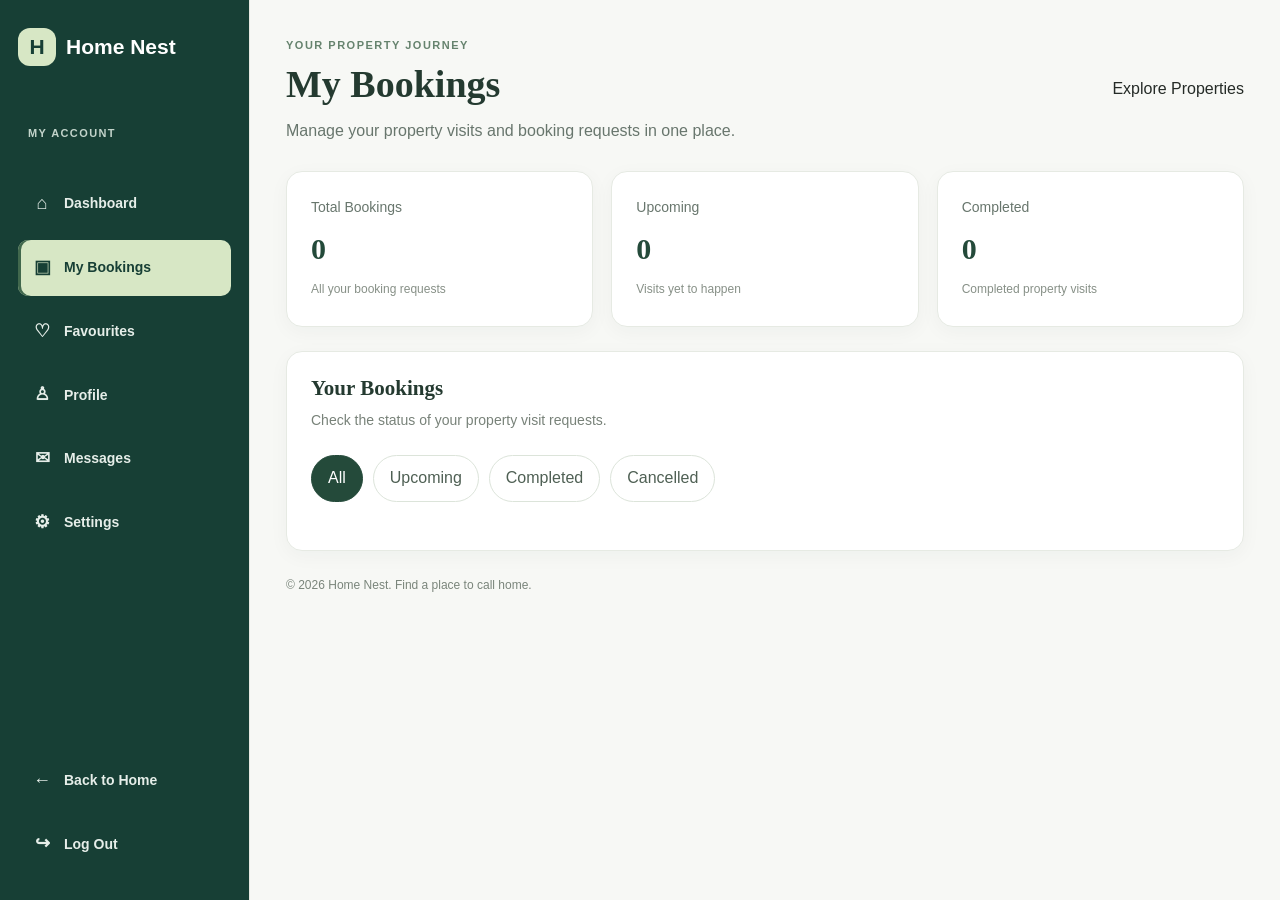
<file: bookings.html>
<!DOCTYPE html>
<html lang="en">
<head>
  <meta charset="UTF-8">
  <meta name="viewport" content="width=device-width, initial-scale=1.0">
  <title>My Bookings | Home Nest</title>
  <link rel="stylesheet" href="style.css">
  <script src="script.js" defer></script>
</head>
<body>

  <div class="account-layout">

    <!-- LEFT SIDEBAR -->
    <aside class="account-sidebar">
      <a href="index.html" class="account-brand">
        <span class="brand-mark">H</span>
        <span>Home Nest</span>
      </a>

      <p class="sidebar-label">MY ACCOUNT</p>

      <nav class="account-nav">
        <a href="dashboard.html" class="account-nav-link">
          <span>⌂</span> Dashboard
        </a>

        <a href="bookings.html" class="account-nav-link active" aria-current="page">
          <span>▣</span> My Bookings
        </a>

        <a href="favourites.html" class="account-nav-link">
          <span>♡</span> Favourites
        </a>

        <a href="profile.html" class="account-nav-link">
          <span>♙</span> Profile
        </a>

        <a href="messages.html" class="account-nav-link">
          <span>✉</span> Messages
        </a>

        <a href="settings.html" class="account-nav-link">
          <span>⚙</span> Settings
        </a>
      </nav>

      <div class="sidebar-bottom">
        <a href="index.html" class="account-nav-link">
          <span>←</span> Back to Home
        </a>

        <a href="login.html" class="account-nav-link">
          <span>↪</span> Log Out
        </a>
      </div>
    </aside>

    <!-- MAIN CONTENT -->
    <main class="account-main">

      <header class="account-page-header">
        <div>
          <p class="account-eyebrow">YOUR PROPERTY JOURNEY</p>
          <h1>My Bookings</h1>
          <p class="account-subtitle">
            Manage your property visits and booking requests in one place.
          </p>
        </div>

        <a href="properties.html" class="btn-signup">Explore Properties</a>
      </header>

      <!-- SUMMARY CARDS -->
      <section class="booking-stats">
        <article class="account-card booking-stat-card">
          <p>Total Bookings</p>
          <h2 id="totalBookings">0</h2>
          <span>All your booking requests</span>
        </article>

        <article class="account-card booking-stat-card">
          <p>Upcoming</p>
          <h2 id="upcomingBookings">0</h2>
          <span>Visits yet to happen</span>
        </article>

        <article class="account-card booking-stat-card">
          <p>Completed</p>
          <h2 id="completedBookings">0</h2>
          <span>Completed property visits</span>
        </article>
      </section>

      <!-- BOOKINGS LIST -->
      <section class="account-card bookings-section">
        <div class="bookings-heading">
          <div>
            <h2>Your Bookings</h2>
            <p>Check the status of your property visit requests.</p>
          </div>
        </div>

        <div class="booking-filter-tabs" role="group" aria-label="Filter bookings">
          <button type="button" class="booking-filter-btn active" data-filter="all">
            All
          </button>
          <button type="button" class="booking-filter-btn" data-filter="upcoming">
            Upcoming
          </button>
          <button type="button" class="booking-filter-btn" data-filter="completed">
            Completed
          </button>
          <button type="button" class="booking-filter-btn" data-filter="cancelled">
            Cancelled
          </button>
        </div>

        <div id="bookingList" class="booking-list">
          <!-- Your existing script.js should render bookings here. -->
        </div>

        <div id="bookingsEmpty" class="bookings-empty" hidden>
          <div class="bookings-empty-icon">⌂</div>
          <h3>No bookings found</h3>
          <p>
            Your property visit requests will appear here when you make a booking.
          </p>
          <a href="properties.html" class="btn-signup">Browse Properties</a>
        </div>
      </section>

      <footer class="account-page-footer">
        <p>© <span id="currentYear"></span> Home Nest. Find a place to call home.</p>
      </footer>

    </main>
  </div>

</body>
</html>
</file>
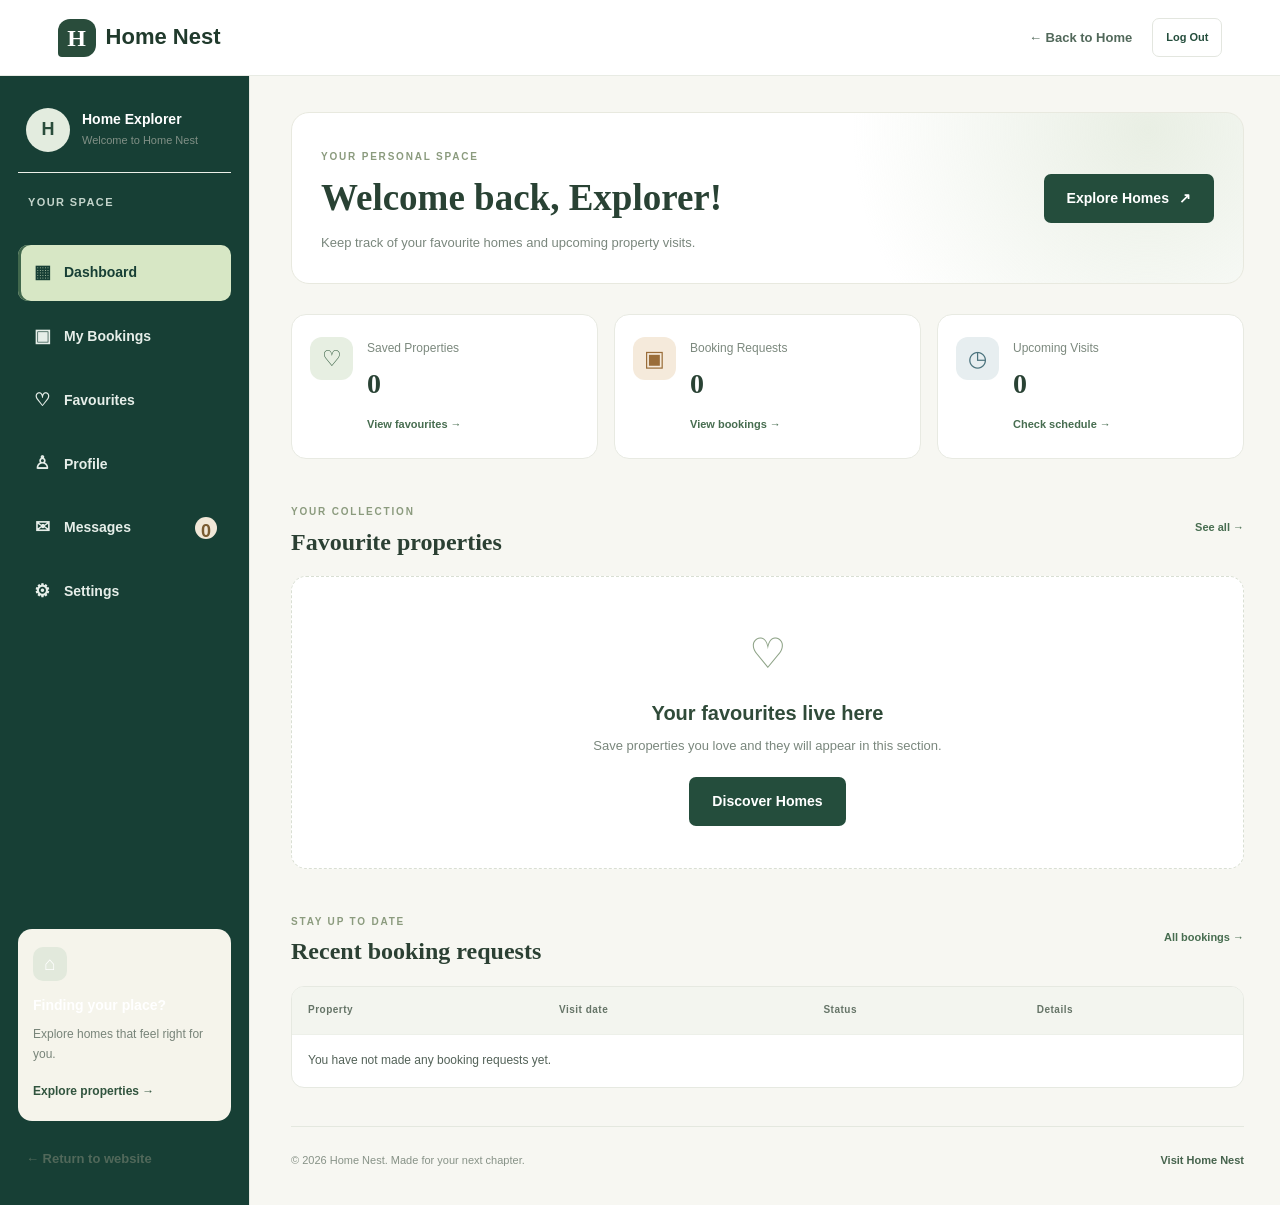
<file: dashboard.html>
<!DOCTYPE html>
<html lang="en">
<head>
  <meta charset="UTF-8">
  <meta name="viewport" content="width=device-width, initial-scale=1.0">
  <meta name="description" content="Your Home Nest property dashboard.">
  <title>Dashboard | Home Nest</title>
  <link rel="stylesheet" href="style.css">
  <script src="script.js" defer></script>
</head>
<body class="account-dashboard-page">

  <header class="dashboard-topbar">
    <a href="index.html" class="logo dashboard-brand">
      <span class="logo-mark">H</span>
      <span>Home Nest</span>
    </a>

    <div class="dashboard-top-actions">
      <a href="index.html" class="dashboard-home-link">← Back to Home</a>
      <button type="button" class="btn btn-outline btn-small" id="logoutButton">
        Log Out
      </button>
    </div>
  </header>

  <div class="dashboard-shell">

    <aside class="account-sidebar" id="accountSidebar">
      <div class="sidebar-user">
        <div class="user-avatar" id="sidebarAvatar">H</div>
        <div>
          <h3 id="sidebarUserName">Home Explorer</h3>
          <p id="sidebarUserEmail">Welcome to Home Nest</p>
        </div>
      </div>

      <p class="sidebar-label">YOUR SPACE</p>

      <nav class="account-nav" aria-label="Account navigation">
        <a href="dashboard.html" class="account-nav-link active">
          <span>▦</span> Dashboard
        </a>
        <a href="bookings.html" class="account-nav-link">
          <span>▣</span> My Bookings
        </a>
        <a href="favourites.html" class="account-nav-link">
          <span>♡</span> Favourites
        </a>
        <a href="profile.html" class="account-nav-link">
          <span>♙</span> Profile
        </a>
        <a href="messages.html" class="account-nav-link">
          <span>✉</span> Messages
          <span class="nav-count" id="sidebarMessageCount">0</span>
        </a>
        <a href="settings.html" class="account-nav-link">
          <span>⚙</span> Settings
        </a>
      </nav>

      <div class="sidebar-help">
        <span class="help-icon">⌂</span>
        <h4>Finding your place?</h4>
        <p>Explore homes that feel right for you.</p>
        <a href="properties.html">Explore properties →</a>
      </div>

      <a href="index.html" class="sidebar-home-link">← Return to website</a>
    </aside>

    <main class="account-main">

      <div class="account-mobile-heading">
        <button type="button" class="mobile-sidebar-toggle" id="accountMenuToggle"
                aria-label="Open account menu" aria-expanded="false">☰</button>
        <span>My Home Nest</span>
      </div>

      <section class="account-welcome reveal">
        <div>
          <p class="eyebrow">YOUR PERSONAL SPACE</p>
          <h1>Welcome back, <span id="dashboardName">Explorer</span>!</h1>
          <p>Keep track of your favourite homes and upcoming property visits.</p>
        </div>
        <a href="properties.html" class="btn btn-primary">Explore Homes <span>↗</span></a>
      </section>

      <section class="account-stats-grid reveal">
        <article class="account-stat-card">
          <div class="stat-icon sage">♡</div>
          <div>
            <p>Saved Properties</p>
            <h2 id="savedCount">0</h2>
            <a href="favourites.html">View favourites →</a>
          </div>
        </article>

        <article class="account-stat-card">
          <div class="stat-icon sand">▣</div>
          <div>
            <p>Booking Requests</p>
            <h2 id="bookingCount">0</h2>
            <a href="bookings.html">View bookings →</a>
          </div>
        </article>

        <article class="account-stat-card">
          <div class="stat-icon blue">◷</div>
          <div>
            <p>Upcoming Visits</p>
            <h2 id="upcomingCount">0</h2>
            <a href="bookings.html">Check schedule →</a>
          </div>
        </article>
      </section>

      <section class="account-section reveal">
        <div class="account-section-heading">
          <div>
            <p class="eyebrow">YOUR COLLECTION</p>
            <h2>Favourite properties</h2>
          </div>
          <a href="favourites.html" class="text-link">See all →</a>
        </div>

        <div class="property-grid account-property-grid" id="savedPropertiesGrid"></div>

        <div class="account-empty-state hidden" id="savedEmpty">
          <div class="empty-icon">♡</div>
          <h3>Your favourites live here</h3>
          <p>Save properties you love and they will appear in this section.</p>
          <a href="properties.html" class="btn btn-primary">Discover Homes</a>
        </div>
      </section>

      <section class="account-section reveal">
        <div class="account-section-heading">
          <div>
            <p class="eyebrow">STAY UP TO DATE</p>
            <h2>Recent booking requests</h2>
          </div>
          <a href="bookings.html" class="text-link">All bookings →</a>
        </div>

        <div class="account-table-wrap">
          <table class="account-table">
            <thead>
              <tr>
                <th>Property</th>
                <th>Visit date</th>
                <th>Status</th>
                <th>Details</th>
              </tr>
            </thead>
            <tbody id="dashboardBookings">
              <tr><td colspan="4">Loading your bookings...</td></tr>
            </tbody>
          </table>
        </div>
      </section>

      <footer class="account-footer">
        <p>© <span id="currentYear"></span> Home Nest. Made for your next chapter.</p>
        <a href="index.html">Visit Home Nest</a>
      </footer>

    </main>
  </div>

</body>
</html>
</file>
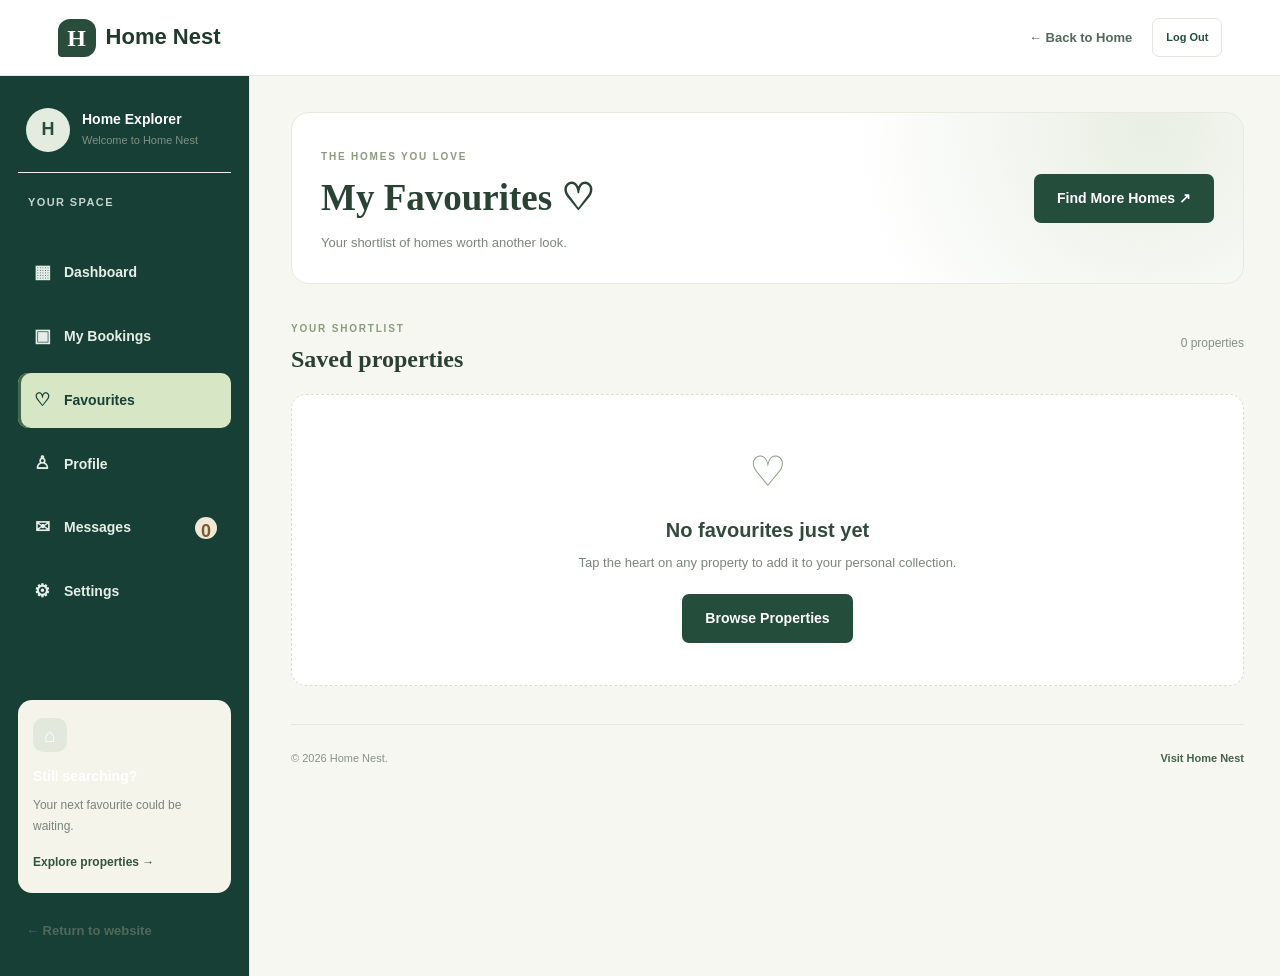
<file: favourites.html>
<!DOCTYPE html>
<html lang="en">
<head>
  <meta charset="UTF-8">
  <meta name="viewport" content="width=device-width, initial-scale=1.0">
  <title>Favourites | Home Nest</title>
  <link rel="stylesheet" href="style.css">
  <script src="script.js" defer></script>
</head>
<body class="account-dashboard-page">

  <header class="dashboard-topbar">
    <a href="dashboard.html" class="logo dashboard-brand">
      <span class="logo-mark">H</span><span>Home Nest</span>
    </a>
    <div class="dashboard-top-actions">
      <a href="index.html" class="dashboard-home-link">← Back to Home</a>
      <button class="btn btn-outline btn-small" id="logoutButton" type="button">Log Out</button>
    </div>
  </header>

  <div class="dashboard-shell">
    <aside class="account-sidebar" id="accountSidebar">
      <div class="sidebar-user">
        <div class="user-avatar" id="sidebarAvatar">H</div>
        <div>
          <h3 id="sidebarUserName">Home Explorer</h3>
          <p id="sidebarUserEmail">Your personal space</p>
        </div>
      </div>
      <p class="sidebar-label">YOUR SPACE</p>
      <nav class="account-nav" aria-label="Account navigation">
        <a href="dashboard.html" class="account-nav-link"><span>▦</span> Dashboard</a>
        <a href="bookings.html" class="account-nav-link"><span>▣</span> My Bookings</a>
        <a href="favourites.html" class="account-nav-link active"><span>♡</span> Favourites</a>
        <a href="profile.html" class="account-nav-link"><span>♙</span> Profile</a>
        <a href="messages.html" class="account-nav-link"><span>✉</span> Messages <span class="nav-count" id="sidebarMessageCount">0</span></a>
        <a href="settings.html" class="account-nav-link"><span>⚙</span> Settings</a>
      </nav>
      <div class="sidebar-help">
        <span class="help-icon">⌂</span>
        <h4>Still searching?</h4>
        <p>Your next favourite could be waiting.</p>
        <a href="properties.html">Explore properties →</a>
      </div>
      <a href="index.html" class="sidebar-home-link">← Return to website</a>
    </aside>

    <main class="account-main">
      <div class="account-mobile-heading">
        <button class="mobile-sidebar-toggle" id="accountMenuToggle" type="button" aria-label="Open account menu">☰</button>
        <span>My Home Nest</span>
      </div>

      <section class="account-welcome reveal">
        <div>
          <p class="eyebrow">THE HOMES YOU LOVE</p>
          <h1>My Favourites <span class="heading-heart">♡</span></h1>
          <p>Your shortlist of homes worth another look.</p>
        </div>
        <a href="properties.html" class="btn btn-primary">Find More Homes ↗</a>
      </section>

      <section class="account-section reveal">
        <div class="account-section-heading">
          <div>
            <p class="eyebrow">YOUR SHORTLIST</p>
            <h2>Saved properties</h2>
          </div>
          <span class="subtle-count" id="favouritesPageCount">0 properties</span>
        </div>

        <div class="property-grid account-property-grid" id="favouritesGrid"></div>

        <div class="account-empty-state hidden" id="favouritesEmpty">
          <div class="empty-icon">♡</div>
          <h3>No favourites just yet</h3>
          <p>Tap the heart on any property to add it to your personal collection.</p>
          <a href="properties.html" class="btn btn-primary">Browse Properties</a>
        </div>
      </section>

      <footer class="account-footer">
        <p>© <span id="currentYear"></span> Home Nest.</p>
        <a href="index.html">Visit Home Nest</a>
      </footer>
    </main>
  </div>

</body>
</html>
</file>
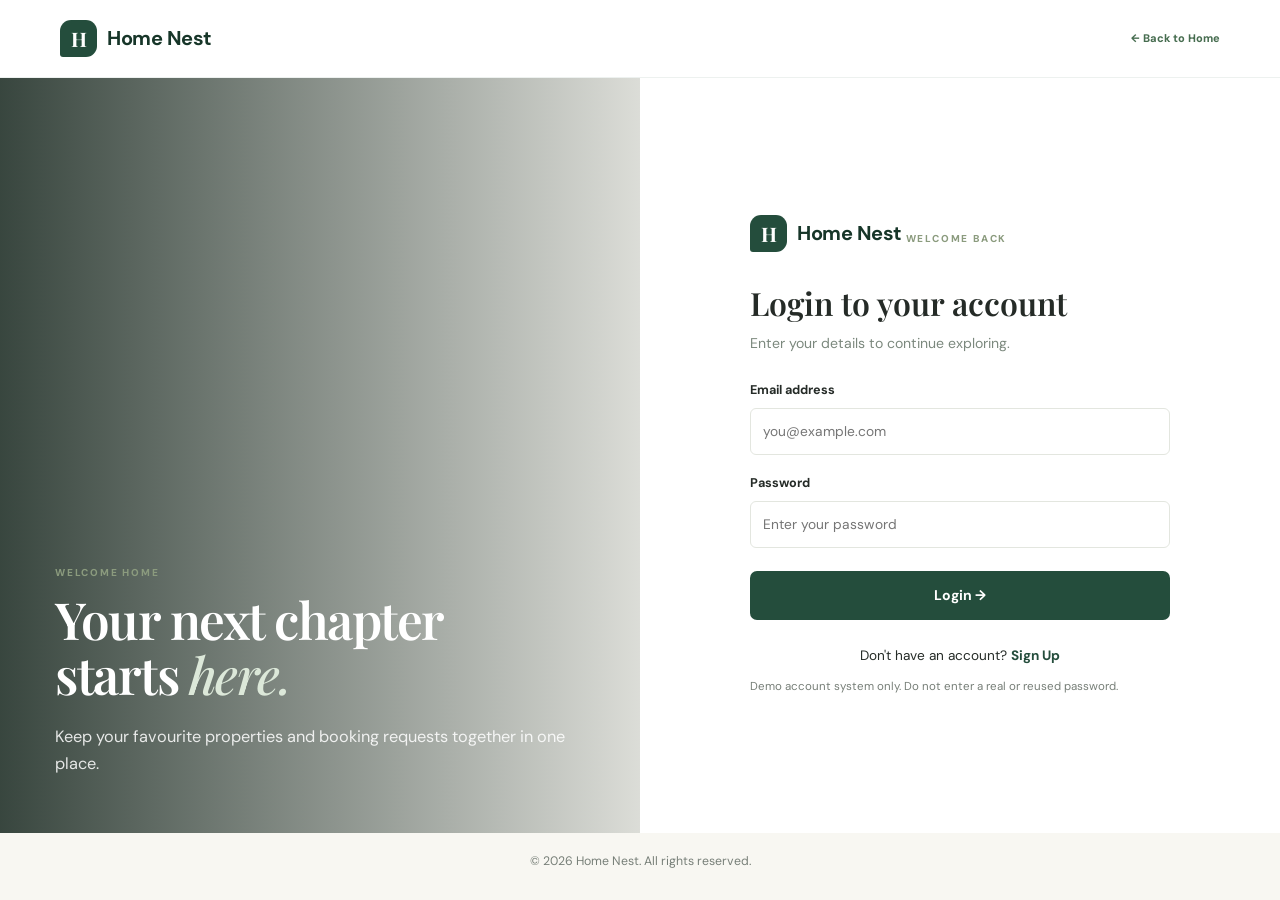
<file: login.html>
<!DOCTYPE html>
<html lang="en">
<head>
  <meta charset="UTF-8">
  <meta name="viewport" content="width=device-width, initial-scale=1.0">
  <title>Login | Home Nest</title>
  <link href="https://fonts.googleapis.com/css2?family=DM+Sans:wght@400;500;600;700&family=Playfair+Display:wght@500;600;700&display=swap" rel="stylesheet">
  <link rel="stylesheet" href="style.css">
  <script src="script.js" defer></script>
</head>
<body class="auth-body">
  <header class="site-header">
    <a class="brand" href="dashboard.html" class="logo" aria-label="Home Nest dashboard">
      <span class="brand-icon">H</span>
      <span>Home Nest</span>
    </a>
    <a class="text-link" href="index.html">← Back to Home</a>
  </header>

  <main class="auth-layout">
    <section class="auth-visual">
      <div class="auth-visual-overlay"></div>
      <div class="auth-visual-content">
        <span class="eyebrow eyebrow-light">WELCOME HOME</span>
        <h1>Your next chapter<br>starts <em>here.</em></h1>
        <p>Keep your favourite properties and booking requests together in one place.</p>
      </div>
    </section>

    <section class="auth-panel">
      <div class="auth-form-wrap">
        <a class="brand auth-brand" href="index.html"><span class="brand-icon">H</span> Home Nest</a>
        <span class="eyebrow">WELCOME BACK</span>
        <h2>Login to your account</h2>
        <p class="muted-text">Enter your details to continue exploring.</p>

        <form id="loginForm" class="auth-form">
          <div class="form-group">
            <label for="loginEmail">Email address</label>
            <input id="loginEmail" name="email" type="email" placeholder="you@example.com" autocomplete="email" required>
          </div>

          <div class="form-group">
            <label for="loginPassword">Password</label>
            <input id="loginPassword" name="password" type="password" placeholder="Enter your password" autocomplete="current-password" required minlength="6">
          </div>

          <button class="btn btn-primary btn-block" type="submit">Login →</button>
        </form>

        <p class="auth-switch">Don't have an account? <a href="signup.html">Sign Up</a></p>
        <p class="form-note">Demo account system only. Do not enter a real or reused password.</p>
      </div>
    </section>
  </main>

  <footer class="auth-footer">© <span id="currentYear"></span> Home Nest. All rights reserved.</footer>
  <div class="toast-container" id="toastContainer" aria-live="polite"></div>
</body>
</html>
</file>
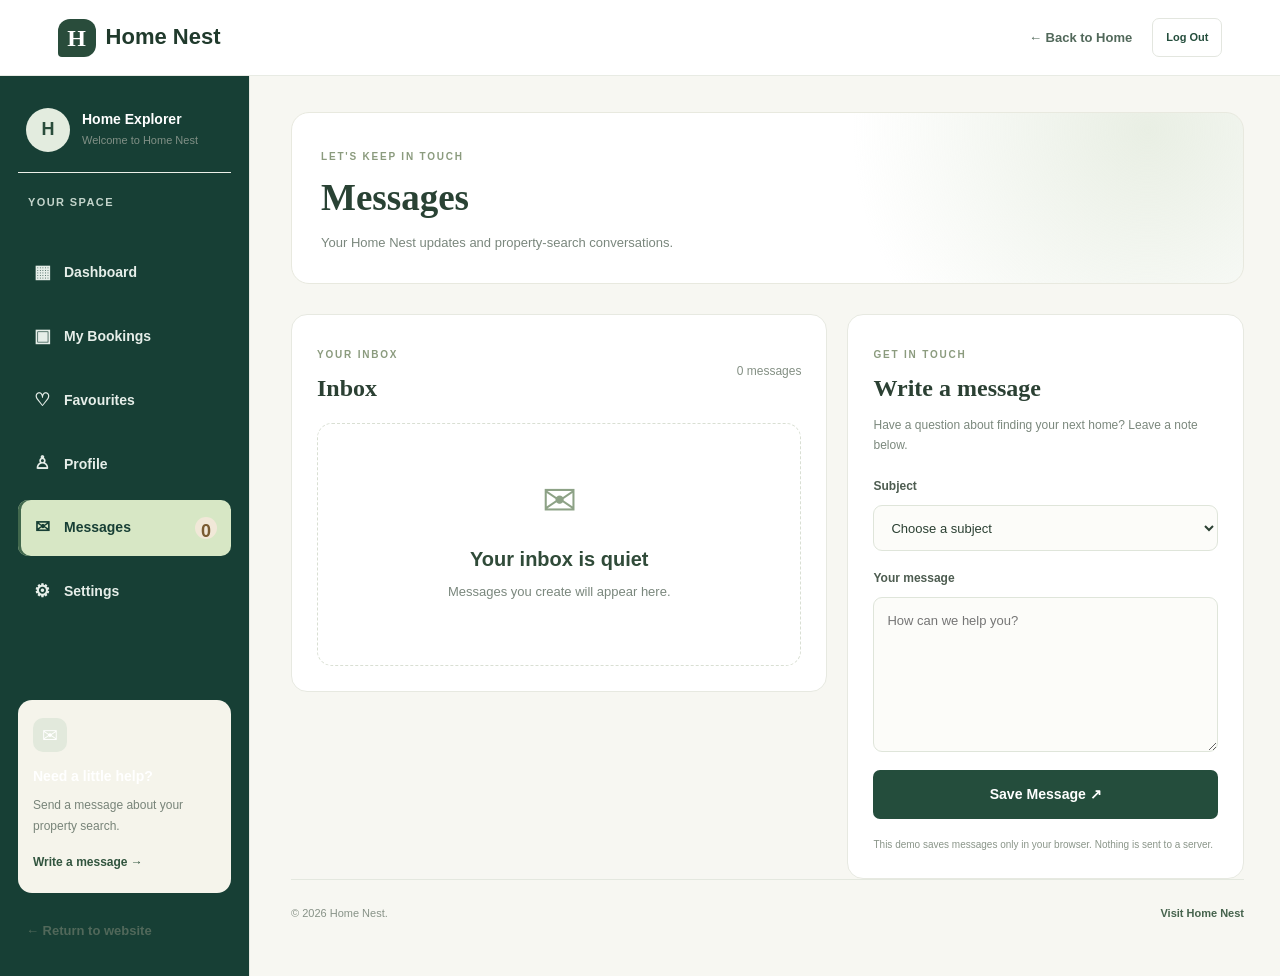
<file: messages.html>
<!DOCTYPE html>
<html lang="en">
<head>
  <meta charset="UTF-8">
  <meta name="viewport" content="width=device-width, initial-scale=1.0">
  <title>Messages | Home Nest</title>
  <link rel="stylesheet" href="style.css">
  <script src="script.js" defer></script>
</head>
<body class="account-dashboard-page">

  <header class="dashboard-topbar">
    <a href="dashboard.html" class="logo dashboard-brand"><span class="logo-mark">H</span><span>Home Nest</span></a>
    <div class="dashboard-top-actions">
      <a href="index.html" class="dashboard-home-link">← Back to Home</a>
      <button class="btn btn-outline btn-small" id="logoutButton" type="button">Log Out</button>
    </div>
  </header>

  <div class="dashboard-shell">
    <aside class="account-sidebar" id="accountSidebar">
      <div class="sidebar-user">
        <div class="user-avatar" id="sidebarAvatar">H</div>
        <div><h3 id="sidebarUserName">Home Explorer</h3><p id="sidebarUserEmail">Your personal space</p></div>
      </div>
      <p class="sidebar-label">YOUR SPACE</p>
      <nav class="account-nav" aria-label="Account navigation">
        <a href="dashboard.html" class="account-nav-link"><span>▦</span> Dashboard</a>
        <a href="bookings.html" class="account-nav-link"><span>▣</span> My Bookings</a>
        <a href="favourites.html" class="account-nav-link"><span>♡</span> Favourites</a>
        <a href="profile.html" class="account-nav-link"><span>♙</span> Profile</a>
        <a href="messages.html" class="account-nav-link active"><span>✉</span> Messages <span class="nav-count" id="sidebarMessageCount">0</span></a>
        <a href="settings.html" class="account-nav-link"><span>⚙</span> Settings</a>
      </nav>
      <div class="sidebar-help">
        <span class="help-icon">✉</span><h4>Need a little help?</h4>
        <p>Send a message about your property search.</p>
        <a href="#newMessage">Write a message →</a>
      </div>
      <a href="index.html" class="sidebar-home-link">← Return to website</a>
    </aside>

    <main class="account-main">
      <div class="account-mobile-heading">
        <button class="mobile-sidebar-toggle" id="accountMenuToggle" type="button" aria-label="Open account menu">☰</button>
        <span>My Home Nest</span>
      </div>

      <section class="account-welcome reveal">
        <div>
          <p class="eyebrow">LET'S KEEP IN TOUCH</p>
          <h1>Messages</h1>
          <p>Your Home Nest updates and property-search conversations.</p>
        </div>
      </section>

      <section class="messages-layout reveal">
        <div class="messages-list-panel">
          <div class="messages-panel-heading">
            <div><p class="eyebrow">YOUR INBOX</p><h2>Inbox</h2></div>
            <span class="subtle-count" id="messageTotal">0 messages</span>
          </div>
          <div id="messagesList" class="messages-list"></div>
          <div id="messagesEmpty" class="account-empty-state hidden">
            <div class="empty-icon">✉</div>
            <h3>Your inbox is quiet</h3>
            <p>Messages you create will appear here.</p>
          </div>
        </div>

        <div class="message-compose-panel" id="newMessage">
          <p class="eyebrow">GET IN TOUCH</p>
          <h2>Write a message</h2>
          <p class="muted-text">Have a question about finding your next home? Leave a note below.</p>

          <form id="messageForm" class="account-form">
            <div class="form-group">
              <label for="messageSubject">Subject</label>
              <select id="messageSubject" required>
                <option value="">Choose a subject</option>
                <option>Property enquiry</option>
                <option>Booking assistance</option>
                <option>Account support</option>
                <option>General question</option>
              </select>
            </div>
            <div class="form-group">
              <label for="messageBody">Your message</label>
              <textarea id="messageBody" rows="6" maxlength="1000" required placeholder="How can we help you?"></textarea>
            </div>
            <button type="submit" class="btn btn-primary btn-block">Save Message ↗</button>
            <small>This demo saves messages only in your browser. Nothing is sent to a server.</small>
          </form>
        </div>
      </section>

      <footer class="account-footer">
        <p>© <span id="currentYear"></span> Home Nest.</p>
        <a href="index.html">Visit Home Nest</a>
      </footer>
    </main>
  </div>

</body>
</html>
</file>
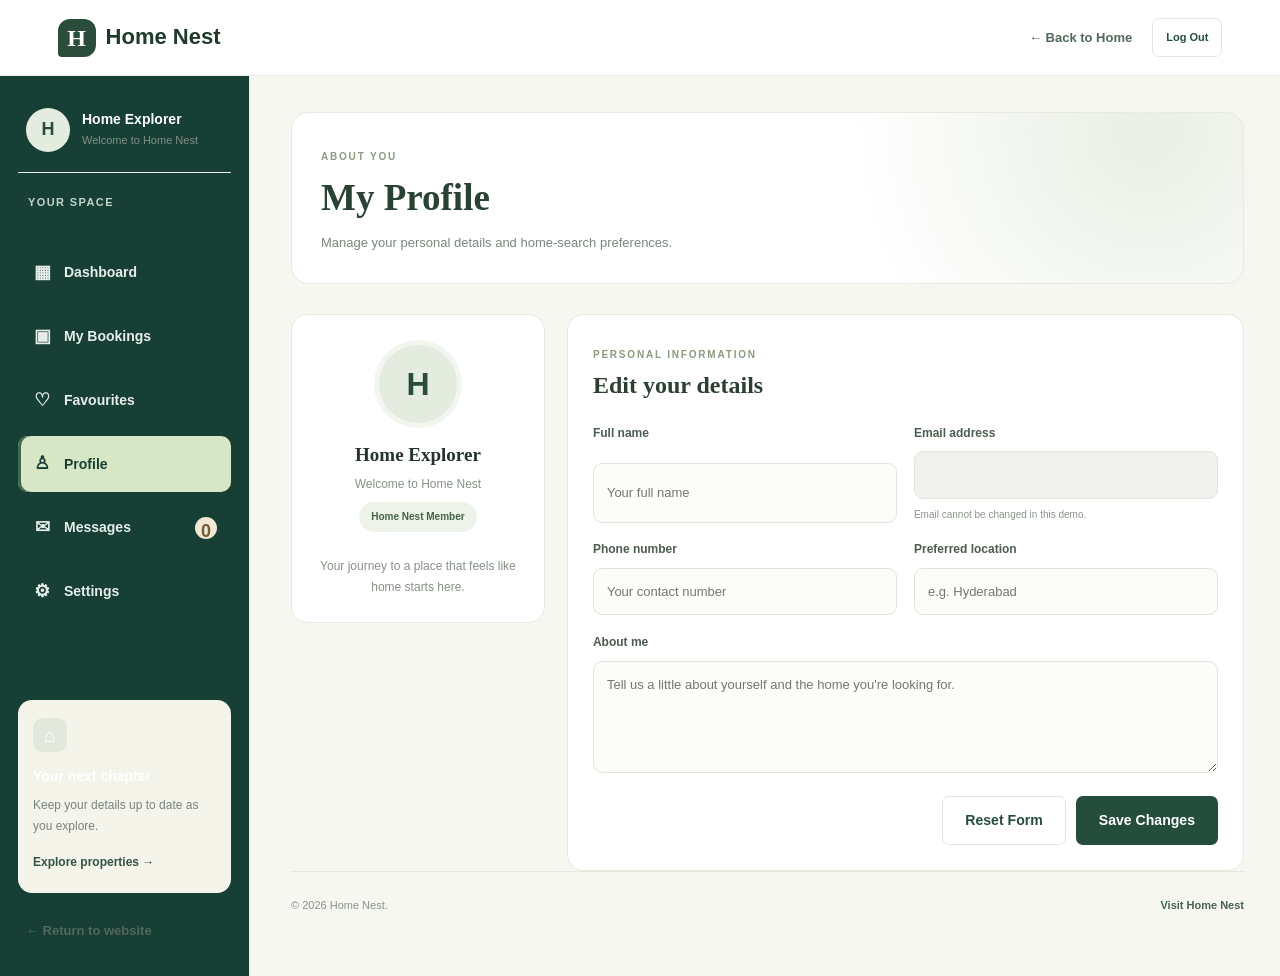
<file: profile.html>
<!DOCTYPE html>
<html lang="en">
<head>
  <meta charset="UTF-8">
  <meta name="viewport" content="width=device-width, initial-scale=1.0">
  <title>My Profile | Home Nest</title>
  <link rel="stylesheet" href="style.css">
  <script src="script.js" defer></script>
</head>
<body class="account-dashboard-page">

  <header class="dashboard-topbar">
    <a href="dashboard.html" class="logo dashboard-brand"><span class="logo-mark">H</span><span>Home Nest</span></a>
    <div class="dashboard-top-actions">
      <a href="index.html" class="dashboard-home-link">← Back to Home</a>
      <button class="btn btn-outline btn-small" id="logoutButton" type="button">Log Out</button>
    </div>
  </header>

  <div class="dashboard-shell">
    <aside class="account-sidebar" id="accountSidebar">
      <div class="sidebar-user">
        <div class="user-avatar" id="sidebarAvatar">H</div>
        <div><h3 id="sidebarUserName">Home Explorer</h3><p id="sidebarUserEmail">Your personal space</p></div>
      </div>
      <p class="sidebar-label">YOUR SPACE</p>
      <nav class="account-nav" aria-label="Account navigation">
        <a href="dashboard.html" class="account-nav-link"><span>▦</span> Dashboard</a>
        <a href="bookings.html" class="account-nav-link"><span>▣</span> My Bookings</a>
        <a href="favourites.html" class="account-nav-link"><span>♡</span> Favourites</a>
        <a href="profile.html" class="account-nav-link active"><span>♙</span> Profile</a>
        <a href="messages.html" class="account-nav-link"><span>✉</span> Messages <span class="nav-count" id="sidebarMessageCount">0</span></a>
        <a href="settings.html" class="account-nav-link"><span>⚙</span> Settings</a>
      </nav>
      <div class="sidebar-help">
        <span class="help-icon">⌂</span><h4>Your next chapter</h4>
        <p>Keep your details up to date as you explore.</p>
        <a href="properties.html">Explore properties →</a>
      </div>
      <a href="index.html" class="sidebar-home-link">← Return to website</a>
    </aside>

    <main class="account-main">
      <div class="account-mobile-heading">
        <button class="mobile-sidebar-toggle" id="accountMenuToggle" type="button" aria-label="Open account menu">☰</button>
        <span>My Home Nest</span>
      </div>

      <section class="account-welcome reveal">
        <div>
          <p class="eyebrow">ABOUT YOU</p>
          <h1>My Profile</h1>
          <p>Manage your personal details and home-search preferences.</p>
        </div>
      </section>

      <section class="profile-layout reveal">
        <div class="profile-intro-card">
          <div class="profile-large-avatar" id="profileAvatar">H</div>
          <h2 id="profileDisplayName">Home Explorer</h2>
          <p id="profileDisplayEmail">Welcome to Home Nest</p>
          <span class="profile-member-label">Home Nest Member</span>
          <p class="profile-intro-note">Your journey to a place that feels like home starts here.</p>
        </div>

        <div class="profile-form-card">
          <div class="account-section-heading">
            <div><p class="eyebrow">PERSONAL INFORMATION</p><h2>Edit your details</h2></div>
          </div>

          <form id="profileForm" class="account-form">
            <div class="form-grid-two">
              <div class="form-group">
                <label for="profileName">Full name</label>
                <input id="profileName" name="name" type="text" required maxlength="80" placeholder="Your full name">
              </div>
              <div class="form-group">
                <label for="profileEmail">Email address</label>
                <input id="profileEmail" name="email" type="email" readonly>
                <small>Email cannot be changed in this demo.</small>
              </div>
              <div class="form-group">
                <label for="profilePhone">Phone number</label>
                <input id="profilePhone" name="phone" type="tel" maxlength="20" placeholder="Your contact number">
              </div>
              <div class="form-group">
                <label for="profileLocation">Preferred location</label>
                <input id="profileLocation" name="location" type="text" maxlength="100" placeholder="e.g. Hyderabad">
              </div>
            </div>

            <div class="form-group">
              <label for="profileBio">About me</label>
              <textarea id="profileBio" name="bio" rows="4" maxlength="300" placeholder="Tell us a little about yourself and the home you're looking for."></textarea>
            </div>

            <div class="form-actions">
              <button type="reset" class="btn btn-outline">Reset Form</button>
              <button type="submit" class="btn btn-primary">Save Changes</button>
            </div>
          </form>
        </div>
      </section>

      <footer class="account-footer">
        <p>© <span id="currentYear"></span> Home Nest.</p>
        <a href="index.html">Visit Home Nest</a>
      </footer>
    </main>
  </div>

</body>
</html>
</file>
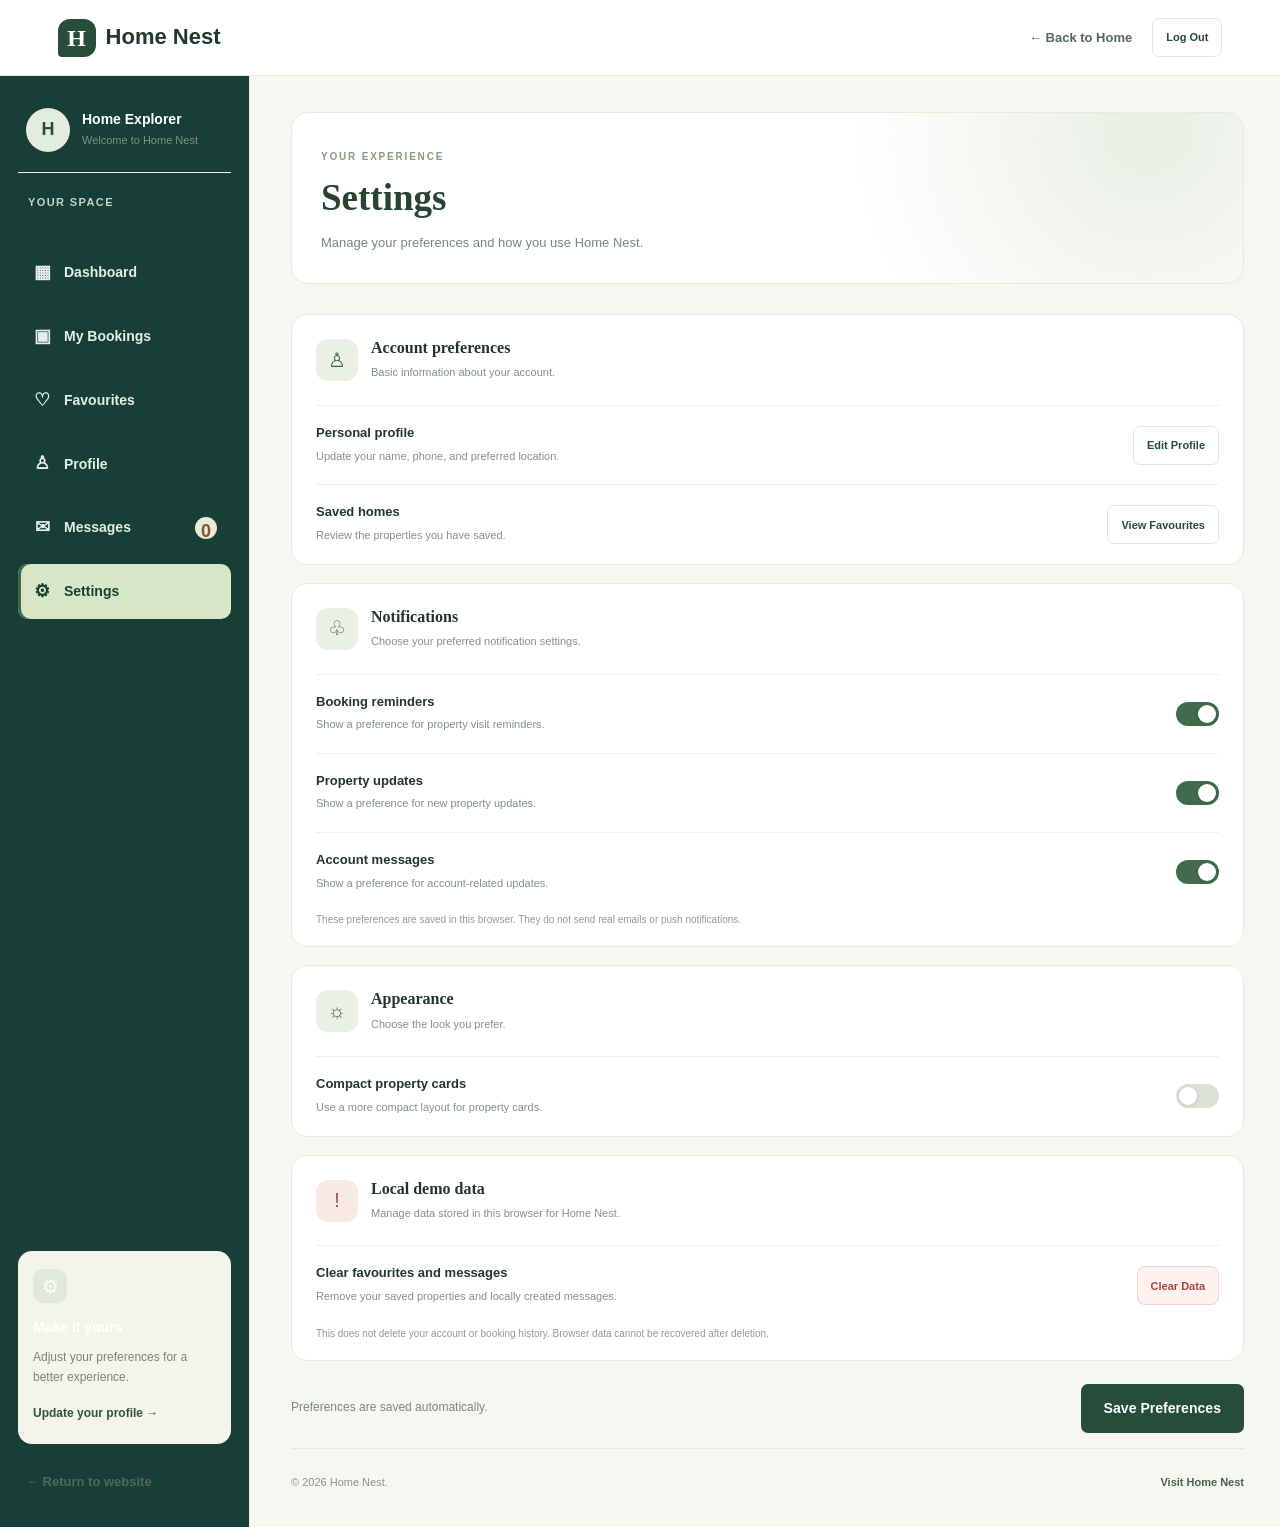
<file: settings.html>
<!DOCTYPE html>
<html lang="en">
<head>
  <meta charset="UTF-8">
  <meta name="viewport" content="width=device-width, initial-scale=1.0">
  <title>Settings | Home Nest</title>
  <link rel="stylesheet" href="style.css">
  <script src="script.js" defer></script>
</head>
<body class="account-dashboard-page">

  <header class="dashboard-topbar">
    <a href="dashboard.html" class="logo dashboard-brand"><span class="logo-mark">H</span><span>Home Nest</span></a>
    <div class="dashboard-top-actions">
      <a href="index.html" class="dashboard-home-link">← Back to Home</a>
      <button class="btn btn-outline btn-small" id="logoutButton" type="button">Log Out</button>
    </div>
  </header>

  <div class="dashboard-shell">
    <aside class="account-sidebar" id="accountSidebar">
      <div class="sidebar-user">
        <div class="user-avatar" id="sidebarAvatar">H</div>
        <div><h3 id="sidebarUserName">Home Explorer</h3><p id="sidebarUserEmail">Your personal space</p></div>
      </div>
      <p class="sidebar-label">YOUR SPACE</p>
      <nav class="account-nav" aria-label="Account navigation">
        <a href="dashboard.html" class="account-nav-link"><span>▦</span> Dashboard</a>
        <a href="bookings.html" class="account-nav-link"><span>▣</span> My Bookings</a>
        <a href="favourites.html" class="account-nav-link"><span>♡</span> Favourites</a>
        <a href="profile.html" class="account-nav-link"><span>♙</span> Profile</a>
        <a href="messages.html" class="account-nav-link"><span>✉</span> Messages <span class="nav-count" id="sidebarMessageCount">0</span></a>
        <a href="settings.html" class="account-nav-link active"><span>⚙</span> Settings</a>
      </nav>
      <div class="sidebar-help">
        <span class="help-icon">⚙</span><h4>Make it yours</h4>
        <p>Adjust your preferences for a better experience.</p>
        <a href="profile.html">Update your profile →</a>
      </div>
      <a href="index.html" class="sidebar-home-link">← Return to website</a>
    </aside>

    <main class="account-main">
      <div class="account-mobile-heading">
        <button class="mobile-sidebar-toggle" id="accountMenuToggle" type="button" aria-label="Open account menu">☰</button>
        <span>My Home Nest</span>
      </div>

      <section class="account-welcome reveal">
        <div>
          <p class="eyebrow">YOUR EXPERIENCE</p>
          <h1>Settings</h1>
          <p>Manage your preferences and how you use Home Nest.</p>
        </div>
      </section>

      <section class="settings-stack reveal">

        <article class="settings-card">
          <div class="settings-heading">
            <div class="settings-icon">♙</div>
            <div><h2>Account preferences</h2><p>Basic information about your account.</p></div>
          </div>
          <div class="settings-row">
            <div><h3>Personal profile</h3><p>Update your name, phone, and preferred location.</p></div>
            <a href="profile.html" class="btn btn-outline btn-small">Edit Profile</a>
          </div>
          <div class="settings-row">
            <div><h3>Saved homes</h3><p>Review the properties you have saved.</p></div>
            <a href="favourites.html" class="btn btn-outline btn-small">View Favourites</a>
          </div>
        </article>

        <article class="settings-card">
          <div class="settings-heading">
            <div class="settings-icon">♧</div>
            <div><h2>Notifications</h2><p>Choose your preferred notification settings.</p></div>
          </div>
          <div class="settings-row">
            <div><h3>Booking reminders</h3><p>Show a preference for property visit reminders.</p></div>
            <label class="switch">
              <input type="checkbox" id="settingBookingReminders" data-setting="bookingReminders">
              <span class="switch-slider"></span>
            </label>
          </div>
          <div class="settings-row">
            <div><h3>Property updates</h3><p>Show a preference for new property updates.</p></div>
            <label class="switch">
              <input type="checkbox" id="settingPropertyUpdates" data-setting="propertyUpdates">
              <span class="switch-slider"></span>
            </label>
          </div>
          <div class="settings-row">
            <div><h3>Account messages</h3><p>Show a preference for account-related updates.</p></div>
            <label class="switch">
              <input type="checkbox" id="settingAccountMessages" data-setting="accountMessages">
              <span class="switch-slider"></span>
            </label>
          </div>
          <p class="settings-note">These preferences are saved in this browser. They do not send real emails or push notifications.</p>
        </article>

        <article class="settings-card">
          <div class="settings-heading">
            <div class="settings-icon">☼</div>
            <div><h2>Appearance</h2><p>Choose the look you prefer.</p></div>
          </div>
          <div class="settings-row">
            <div><h3>Compact property cards</h3><p>Use a more compact layout for property cards.</p></div>
            <label class="switch">
              <input type="checkbox" id="settingCompactCards" data-setting="compactCards">
              <span class="switch-slider"></span>
            </label>
          </div>
        </article>

        <article class="settings-card danger-settings">
          <div class="settings-heading">
            <div class="settings-icon">!</div>
            <div><h2>Local demo data</h2><p>Manage data stored in this browser for Home Nest.</p></div>
          </div>
          <div class="settings-row">
            <div><h3>Clear favourites and messages</h3><p>Remove your saved properties and locally created messages.</p></div>
            <button type="button" class="btn btn-danger btn-small" id="clearPersonalData">Clear Data</button>
          </div>
          <p class="settings-note">This does not delete your account or booking history. Browser data cannot be recovered after deletion.</p>
        </article>

        <div class="settings-save-row">
          <span id="settingsSavedStatus" class="muted-text">Preferences are saved automatically.</span>
          <button type="button" class="btn btn-primary" id="saveSettings">Save Preferences</button>
        </div>

      </section>

      <footer class="account-footer">
        <p>© <span id="currentYear"></span> Home Nest.</p>
        <a href="index.html">Visit Home Nest</a>
      </footer>
    </main>
  </div>

</body>
</html>
</file>
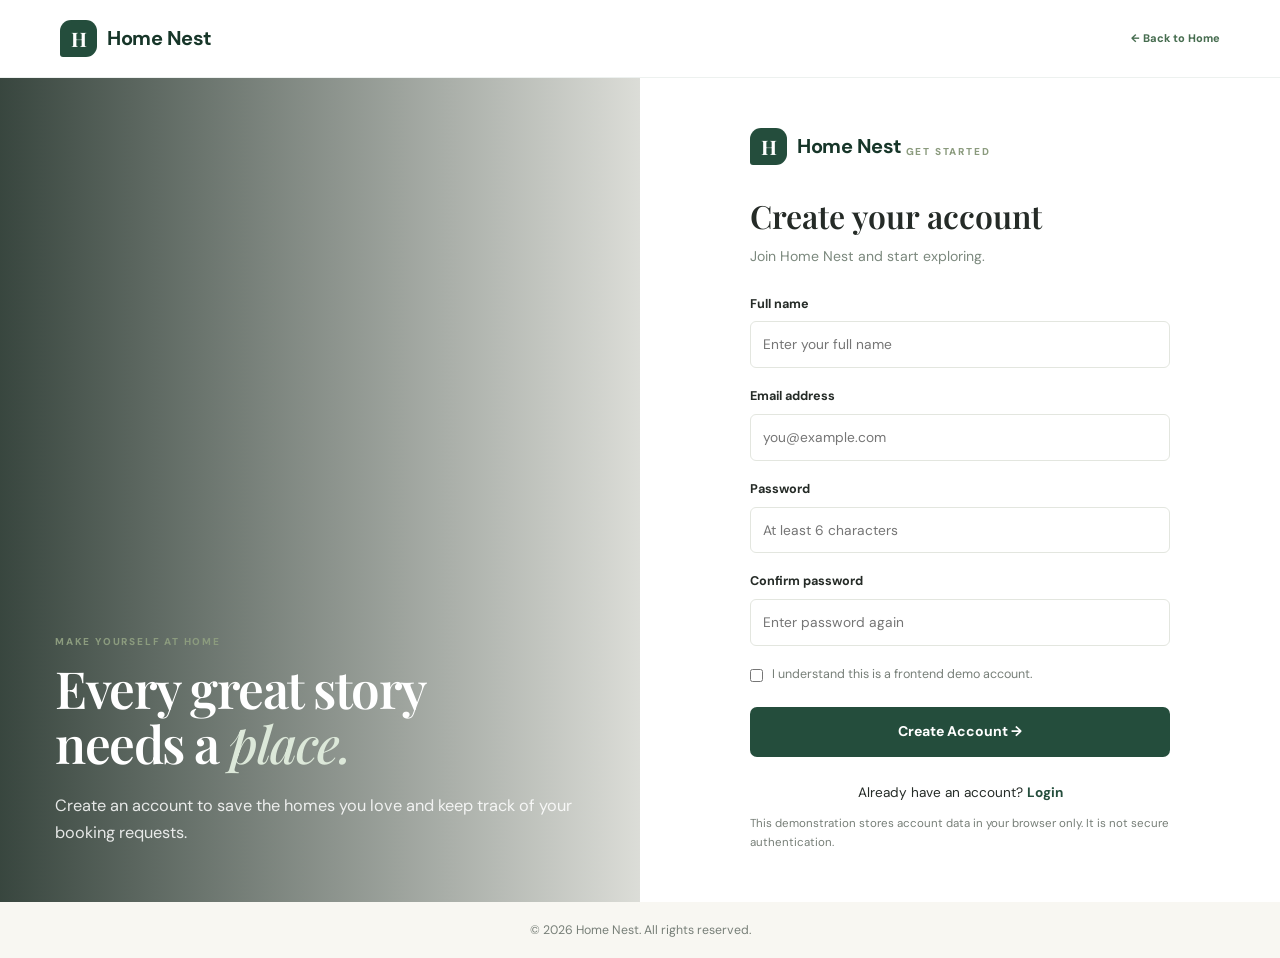
<file: signup.html>
<!DOCTYPE html>
<html lang="en">
<head>
  <meta charset="UTF-8">
  <meta name="viewport" content="width=device-width, initial-scale=1.0">
  <title>Sign Up | Home Nest</title>
  <link href="https://fonts.googleapis.com/css2?family=DM+Sans:wght@400;500;600;700&family=Playfair+Display:wght@500;600;700&display=swap" rel="stylesheet">
  <link rel="stylesheet" href="style.css">
  <script src="script.js" defer></script>
</head>
<body class="auth-body">
  <header class="site-header">
    <a class="brand" href="dashboard.html" class="logo" aria-label="Home Nest dashboard">
      <span class="brand-icon">H</span>
      <span>Home Nest</span>
    </a>
    <a class="text-link" href="index.html">← Back to Home</a>
  </header>

  <main class="auth-layout">
    <section class="auth-visual signup-visual">
      <div class="auth-visual-overlay"></div>
      <div class="auth-visual-content">
        <span class="eyebrow eyebrow-light">MAKE YOURSELF AT HOME</span>
        <h1>Every great story<br>needs a <em>place.</em></h1>
        <p>Create an account to save the homes you love and keep track of your booking requests.</p>
      </div>
    </section>

    <section class="auth-panel">
      <div class="auth-form-wrap">
        <a class="brand auth-brand" href="index.html"><span class="brand-icon">H</span> Home Nest</a>
        <span class="eyebrow">GET STARTED</span>
        <h2>Create your account</h2>
        <p class="muted-text">Join Home Nest and start exploring.</p>

        <form id="signupForm" class="auth-form">
          <div class="form-group">
            <label for="signupName">Full name</label>
            <input id="signupName" name="name" type="text" placeholder="Enter your full name" autocomplete="name" required minlength="2">
          </div>

          <div class="form-group">
            <label for="signupEmail">Email address</label>
            <input id="signupEmail" name="email" type="email" placeholder="you@example.com" autocomplete="email" required>
          </div>

          <div class="form-group">
            <label for="signupPassword">Password</label>
            <input id="signupPassword" name="password" type="password" placeholder="At least 6 characters" autocomplete="new-password" minlength="6" required>
          </div>

          <div class="form-group">
            <label for="signupConfirm">Confirm password</label>
            <input id="signupConfirm" name="confirmPassword" type="password" placeholder="Enter password again" autocomplete="new-password" minlength="6" required>
          </div>

          <label class="checkbox-row">
            <input id="signupTerms" type="checkbox" required>
            <span>I understand this is a frontend demo account.</span>
          </label>

          <button class="btn btn-primary btn-block" type="submit">Create Account →</button>
        </form>

        <p class="auth-switch">Already have an account? <a href="login.html">Login</a></p>
        <p class="form-note">This demonstration stores account data in your browser only. It is not secure authentication.</p>
      </div>
    </section>
  </main>

  <footer class="auth-footer">© <span id="currentYear"></span> Home Nest. All rights reserved.</footer>
  <div class="toast-container" id="toastContainer" aria-live="polite"></div>
</body>
</html>
</file>
<file: style.css>
/* =========================================
   HOME NEST - GLOBAL STYLES
========================================= */

:root {
  --green: #244d3c;
  --green-dark: #173629;
  --sage: #e8eee6;
  --cream: #f8f7f2;
  --white: #ffffff;
  --ink: #252b27;
  --muted: #777f78;
  --border: #e3e6df;
  --gold: #c6a36a;
  --danger: #b64343;
  --shadow: 0 12px 35px rgba(29, 48, 37, 0.09);
  --radius: 16px;
}

* {
  box-sizing: border-box;
  margin: 0;
  padding: 0;
}

html {
  scroll-behavior: smooth;
  scroll-padding-top: 90px;
}

body {
  font-family: "DM Sans", sans-serif;
  background: var(--white);
  color: var(--ink);
  line-height: 1.65;
}

body,
input,
select,
textarea,
button {
  font-family: "DM Sans", sans-serif;
}

img {
  display: block;
  max-width: 100%;
}

a {
  color: inherit;
  text-decoration: none;
}

button,
input,
select,
textarea {
  font: inherit;
}

button {
  cursor: pointer;
}

button:focus-visible,
a:focus-visible,
input:focus-visible,
select:focus-visible {
  outline: 3px solid #8db5a0;
  outline-offset: 3px;
}

.container {
  width: min(1160px, calc(100% - 48px));
  margin-inline: auto;
}

.hidden {
  display: none !important;
}

.muted-text,
.section-heading p,
.property-search label,
.form-note {
  color: var(--muted);
}

h1,
h2,
h3 {
  line-height: 1.2;
}

h1,
h2 {
  font-family: "Playfair Display", Georgia, serif;
  font-weight: 600;
}

h1 em,
h2 em {
  color: var(--green);
  font-weight: 500;
}

.eyebrow {
  display: inline-block;
  margin-bottom: 12px;
  color: var(--green);
  font-size: 0.72rem;
  font-weight: 700;
  letter-spacing: 2px;
  text-transform: uppercase;
}

.eyebrow-light {
  color: #e2eadf;
}

/* =========================================
   BUTTONS AND LINKS
========================================= */

.btn {
  display: inline-flex;
  align-items: center;
  justify-content: center;
  gap: 10px;
  min-height: 48px;
  padding: 12px 22px;
  border: 1px solid transparent;
  border-radius: 7px;
  font-size: 0.88rem;
  font-weight: 700;
  transition: transform 0.25s ease, background 0.25s ease,
    color 0.25s ease, border-color 0.25s ease;
}

.btn:hover {
  transform: translateY(-2px);
}

.btn-primary {
  background: var(--green);
  color: var(--white);
}

.btn-primary:hover {
  background: var(--green-dark);
}

.btn-outline {
  border-color: var(--border);
  background: var(--white);
  color: var(--green);
}

.btn-outline:hover {
  border-color: var(--green);
  background: var(--sage);
}

.btn-light {
  background: var(--white);
  color: var(--green-dark);
}

.btn-light:hover {
  background: var(--sage);
}

.btn-small {
  min-height: 39px;
  padding: 9px 17px;
  font-size: 0.82rem;
}

.btn-block {
  width: 100%;
}

.text-link {
  color: var(--green);
  font-size: 0.88rem;
  font-weight: 700;
}

.text-link:hover {
  text-decoration: underline;
}

/* =========================================
   HEADER AND NAVIGATION
========================================= */

.site-header {
  position: sticky;
  top: 0;
  z-index: 100;
  display: flex;
  align-items: center;
  justify-content: space-between;
  gap: 25px;
  min-height: 78px;
  padding: 12px max(24px, calc((100% - 1160px) / 2));
  border-bottom: 1px solid rgba(36, 77, 60, 0.08);
  background: rgba(255, 255, 255, 0.97);
  backdrop-filter: blur(14px);
}

.brand {
  display: inline-flex;
  align-items: center;
  gap: 10px;
  flex-shrink: 0;
  color: var(--green-dark);
  font-size: 1.25rem;
  font-weight: 700;
  letter-spacing: -0.5px;
}

.brand-icon {
  display: grid;
  width: 37px;
  height: 37px;
  place-items: center;
  border-radius: 11px 11px 11px 3px;
  background: var(--green);
  color: var(--white);
  font-family: "Playfair Display", Georgia, serif;
  font-size: 1.25rem;
}

.main-nav {
  display: flex;
  align-items: center;
  gap: 25px;
}

.main-nav a {
  color: #656d66;
  font-size: 0.84rem;
  font-weight: 600;
  transition: color 0.2s;
}

.main-nav a:hover,
.main-nav a.active {
  color: var(--green);
}

.header-actions {
  display: flex;
  align-items: center;
  gap: 9px;
}

.menu-toggle {
  display: none;
  border: 0;
  background: transparent;
  color: var(--green);
  font-size: 1.6rem;
}

/* =========================================
   HOMEPAGE HERO
========================================= */

.hero {
  position: relative;
  display: flex;
  align-items: center;
  min-height: 590px;
  overflow: hidden;
  background: #42554a url("https://images.unsplash.com/photo-1600596542815-ffad4c1539a9?auto=format&fit=crop&w=2000&q=90") center 55% / cover no-repeat;
}

.hero-overlay,
.auth-visual-overlay {
  position: absolute;
  inset: 0;
  background: linear-gradient(90deg, rgba(14, 31, 23, 0.82), rgba(14, 31, 23, 0.42) 58%, rgba(14, 31, 23, 0.12));
}

.hero-content {
  position: relative;
  z-index: 1;
  width: min(1160px, calc(100% - 48px));
  margin-inline: auto;
  padding: 80px 0 100px;
  color: var(--white);
}

.hero-content h1,
.page-hero h1,
.auth-visual h1 {
  margin-bottom: 22px;
  font-size: clamp(2.8rem, 6vw, 5rem);
  letter-spacing: -1.5px;
  line-height: 1.08;
}

.hero-content h1 em,
.page-hero h1 em,
.auth-visual h1 em {
  color: #dce8d9;
}

.hero-content p,
.page-hero p,
.auth-visual-content p {
  max-width: 520px;
  margin-bottom: 30px;
  color: rgba(255, 255, 255, 0.86);
  font-size: 1.02rem;
}

.hero-note {
  position: absolute;
  right: max(24px, calc((100% - 1160px) / 2));
  bottom: 24px;
  display: flex;
  align-items: center;
  gap: 9px;
  color: white;
  font-size: 0.8rem;
}

.status-dot {
  width: 8px;
  height: 8px;
  border-radius: 50%;
  background: #a8d0a4;
}

/* =========================================
   SEARCH BAR
========================================= */

.search-section {
  position: relative;
  z-index: 2;
  margin-top: -38px;
}

.property-search {
  display: grid;
  grid-template-columns: 1.2fr 1fr 1fr auto;
  align-items: end;
  gap: 18px;
  padding: 25px;
  border: 1px solid var(--border);
  border-radius: var(--radius);
  background: var(--white);
  box-shadow: var(--shadow);
}

.search-field,
.filter-field,
.form-group {
  display: flex;
  flex-direction: column;
  gap: 7px;
  min-width: 0;
}

.search-field label,
.filter-field label,
.form-group label {
  color: var(--ink);
  font-size: 0.79rem;
  font-weight: 700;
}

.search-field input,
.search-field select,
.filter-field input,
.filter-field select,
.form-group input,
.form-group select,
.form-group textarea {
  width: 100%;
  min-height: 46px;
  padding: 11px 12px;
  border: 1px solid var(--border);
  border-radius: 6px;
  outline: none;
  background: #fff;
  color: var(--ink);
  font-size: 0.86rem;
}

.search-field input:focus,
.search-field select:focus,
.filter-field input:focus,
.filter-field select:focus,
.form-group input:focus,
.form-group select:focus,
.form-group textarea:focus {
  border-color: var(--green);
}

.search-button {
  min-height: 46px;
}

/* =========================================
   GENERAL SECTIONS
========================================= */

.section {
  padding-top: 100px;
  padding-bottom: 100px;
}

.section-heading {
  display: flex;
  align-items: end;
  justify-content: space-between;
  gap: 24px;
  margin-bottom: 32px;
}

.section-heading h2,
.about-copy h2,
.contact-card h2 {
  margin-bottom: 12px;
  font-size: clamp(2rem, 4vw, 3rem);
  letter-spacing: -0.7px;
}

.section-heading p {
  font-size: 0.94rem;
}

.section-heading.centered {
  display: block;
  max-width: 650px;
  margin: 0 auto 40px;
  text-align: center;
}

.centered .eyebrow {
  margin-bottom: 12px;
}

/* =========================================
   PROPERTY CARDS
========================================= */

.property-grid {
  display: grid;
  grid-template-columns: repeat(3, minmax(0, 1fr));
  gap: 25px;
}

.property-card {
  min-width: 0;
  overflow: hidden;
  border: 1px solid var(--border);
  border-radius: 12px;
  background: var(--white);
  transition: transform 0.3s ease, box-shadow 0.3s ease;
}

.property-card:hover {
  transform: translateY(-5px);
  box-shadow: var(--shadow);
}

.property-image {
  position: relative;
  height: 235px;
  overflow: hidden;
  background: var(--sage);
}

.property-image img {
  width: 100%;
  height: 100%;
  object-fit: cover;
  transition: transform 0.55s ease;
}

.property-card:hover .property-image img {
  transform: scale(1.045);
}

.property-badge {
  position: absolute;
  top: 15px;
  left: 15px;
  padding: 6px 11px;
  border-radius: 4px;
  background: var(--green);
  color: white;
  font-size: 0.72rem;
  font-weight: 700;
}

.property-badge.badge-rent {
  background: #a67b43;
}

.favorite-btn {
  position: absolute;
  top: 12px;
  right: 12px;
  display: grid;
  width: 39px;
  height: 39px;
  place-items: center;
  border: 0;
  border-radius: 50%;
  background: rgba(255, 255, 255, 0.96);
  color: var(--green);
  font-size: 1.45rem;
  transition: background 0.2s, transform 0.2s;
}

.favorite-btn:hover {
  transform: scale(1.08);
}

.favorite-btn.is-favorite {
  background: var(--green);
  color: white;
}

.property-info {
  padding: 20px;
}

.property-location {
  margin-bottom: 6px;
  color: var(--muted);
  font-size: 0.77rem;
}

.property-info h3 {
  margin-bottom: 10px;
  font-size: 1.08rem;
}

.property-price {
  margin-bottom: 16px;
  color: var(--green);
  font-size: 1.23rem;
  font-weight: 700;
}

.property-price small {
  color: var(--muted);
  font-size: 0.75rem;
  font-weight: 500;
}

.property-meta {
  display: flex;
  flex-wrap: wrap;
  gap: 12px;
  margin-bottom: 18px;
  padding-top: 14px;
  border-top: 1px solid var(--border);
  color: #69736b;
  font-size: 0.73rem;
}

/* =========================================
   CATEGORIES
========================================= */

.category-section {
  background: var(--cream);
}

.category-grid {
  display: grid;
  grid-template-columns: repeat(3, minmax(0, 1fr));
  gap: 24px;
}

.category-card {
  position: relative;
  display: block;
  height: 330px;
  overflow: hidden;
  border-radius: 12px;
  background: #dce3d9;
}

.category-card::after {
  position: absolute;
  inset: 0;
  background: linear-gradient(0deg, rgba(17, 33, 24, 0.85), transparent 70%);
  content: "";
}

.category-card img {
  width: 100%;
  height: 100%;
  object-fit: cover;
  transition: transform 0.5s;
}

.category-card:hover img {
  transform: scale(1.06);
}

.category-content {
  position: absolute;
  z-index: 1;
  right: 22px;
  bottom: 22px;
  left: 22px;
  display: flex;
  flex-direction: column;
  color: white;
}

.category-content strong {
  font-family: "Playfair Display", Georgia, serif;
  font-size: 1.5rem;
}

.category-content small {
  margin-top: 5px;
  color: #e0e7df;
}

/* =========================================
   ABOUT SECTION
========================================= */

.about-section {
  display: grid;
  grid-template-columns: 1fr 0.9fr;
  align-items: center;
  gap: 75px;
}

.about-image {
  position: relative;
  min-height: 440px;
}

.about-image > img {
  width: 100%;
  height: 440px;
  border-radius: 12px;
  object-fit: cover;
}

.image-note {
  position: absolute;
  right: -22px;
  bottom: 24px;
  display: flex;
  flex-direction: column;
  gap: 3px;
  max-width: 255px;
  padding: 20px 24px;
  border-radius: 9px;
  background: var(--white);
  box-shadow: var(--shadow);
}

.image-note strong {
  color: var(--green);
}

.image-note span {
  color: var(--muted);
  font-size: 0.83rem;
}

.about-copy p {
  margin: 17px 0;
  color: var(--muted);
  font-size: 0.94rem;
}

/* =========================================
   QUOTE AND CONTACT
========================================= */

.quote-section {
  padding: 85px 0;
  background: var(--green-dark);
  text-align: center;
}

.quote-content h2 {
  margin-bottom: 17px;
  color: white;
  font-family: "Playfair Display", Georgia, serif;
  font-size: clamp(2.2rem, 4.5vw, 3.8rem);
  line-height: 1.2;
}

.quote-content p {
  color: #d8e3d7;
}

.contact-section {
  padding-top: 75px;
  padding-bottom: 75px;
}

.contact-card {
  display: flex;
  align-items: center;
  justify-content: space-between;
  gap: 30px;
  padding: 45px;
  border: 1px solid var(--border);
  border-radius: 15px;
  background: var(--cream);
}

.contact-card h2 {
  max-width: 650px;
}

.contact-card p {
  color: var(--muted);
}

/* =========================================
   FOOTER
========================================= */

.site-footer {
  padding-top: 58px;
  background: #172b22;
  color: #dbe3dc;
}

.footer-grid {
  display: grid;
  grid-template-columns: 1.5fr 0.8fr 0.9fr 1.1fr;
  gap: 40px;
  padding-bottom: 42px;
}

.brand-light {
  color: white;
}

.brand-light .brand-icon {
  background: #e5ece2;
  color: var(--green-dark);
}

.footer-brand p {
  max-width: 280px;
  margin-top: 18px;
  color: #aebbb1;
  font-size: 0.85rem;
}

.footer-grid h3 {
  margin-bottom: 16px;
  color: white;
  font-size: 0.92rem;
}

.footer-grid > div:not(:first-child) a,
.footer-grid > div:not(:first-child) p {
  display: block;
  margin: 9px 0;
  color: #b7c3b9;
  font-size: 0.82rem;
}

.footer-grid a:hover {
  color: white;
}

.footer-bottom {
  display: flex;
  justify-content: space-between;
  gap: 15px;
  padding-top: 20px;
  padding-bottom: 20px;
  border-top: 1px solid rgba(255, 255, 255, 0.12);
  color: #aebbb1;
  font-size: 0.76rem;
}

/* =========================================
   PROPERTIES LISTING PAGE
========================================= */

.page-hero {
  position: relative;
  display: flex;
  align-items: center;
  min-height: 350px;
  background-position: center;
  background-size: cover;
}

.properties-hero {
  background-image: url("https://images.unsplash.com/photo-1600607687939-ce8a6c25118c?auto=format&fit=crop&w=1800&q=85");
}

.page-hero::before {
  position: absolute;
  inset: 0;
  background: rgba(16, 35, 25, 0.62);
  content: "";
}

.page-hero-content {
  position: relative;
  z-index: 1;
  color: white;
}

.page-hero h1 {
  margin-bottom: 14px;
  font-size: clamp(2.6rem, 5vw, 4.2rem);
}

.page-hero p {
  margin-bottom: 0;
}

.listing-section {
  padding-top: 65px;
  padding-bottom: 100px;
}

.listing-heading {
  align-items: center;
}

.results-label {
  color: var(--muted);
  font-size: 0.83rem;
}

.filter-panel {
  display: grid;
  grid-template-columns: repeat(3, minmax(0, 1fr));
  gap: 18px;
  margin-bottom: 35px;
  padding: 22px;
  border: 1px solid var(--border);
  border-radius: 12px;
  background: var(--cream);
}

.filter-submit,
.filter-reset {
  align-self: end;
}

.empty-state {
  padding: 45px 20px;
  border: 1px dashed #cfd7cd;
  border-radius: 12px;
  background: var(--cream);
  text-align: center;
}

.empty-state h3 {
  margin-bottom: 10px;
}

.empty-state p {
  margin-bottom: 20px;
  color: var(--muted);
}

.empty-state .btn {
  margin-top: 8px;
}

/* =========================================
   PROPERTY DETAILS
========================================= */

.detail-page {
  padding-top: 35px;
  padding-bottom: 100px;
}

.breadcrumb {
  margin-bottom: 25px;
  color: var(--muted);
  font-size: 0.8rem;
}

.breadcrumb a {
  color: var(--green);
}

.detail-layout {
  display: grid;
  grid-template-columns: minmax(0, 1.55fr) minmax(300px, 0.75fr);
  align-items: start;
  gap: 40px;
}

.detail-hero-image {
  position: relative;
  height: 420px;
  overflow: hidden;
  border-radius: 13px;
  background: var(--sage);
}

.detail-hero-image img {
  width: 100%;
  height: 100%;
  object-fit: cover;
}

.detail-title-row {
  display: flex;
  align-items: start;
  justify-content: space-between;
  gap: 15px;
  margin: 25px 0;
}

.detail-title-row h1 {
  margin: 5px 0;
  font-size: clamp(2rem, 4vw, 2.8rem);
}

.detail-title-row .btn {
  flex-shrink: 0;
}

.detail-stats {
  display: grid;
  grid-template-columns: repeat(4, minmax(0, 1fr));
  gap: 10px;
  padding: 22px 0;
  border-top: 1px solid var(--border);
  border-bottom: 1px solid var(--border);
}

.detail-stats div {
  display: flex;
  flex-direction: column;
  gap: 5px;
}

.detail-stats span {
  color: var(--muted);
  font-size: 0.73rem;
}

.detail-stats strong {
  font-size: 0.95rem;
}

.detail-section {
  padding: 30px 0;
  border-bottom: 1px solid var(--border);
}

.detail-section h2 {
  margin-bottom: 15px;
  font-size: 1.8rem;
}

.detail-section > p {
  color: var(--muted);
  font-size: 0.92rem;
}

.amenity-grid {
  display: grid;
  grid-template-columns: repeat(2, minmax(0, 1fr));
  gap: 15px;
}

.amenity-item {
  color: #59655c;
  font-size: 0.85rem;
}

.amenity-item span {
  margin-right: 7px;
  color: var(--green);
  font-weight: 700;
}

.booking-card {
  position: sticky;
  top: 105px;
  padding: 26px;
  border: 1px solid var(--border);
  border-radius: 13px;
  box-shadow: var(--shadow);
}

.booking-card h2 {
  margin-bottom: 8px;
  font-size: 1.65rem;
}

.booking-card > p:not(.detail-price) {
  color: var(--muted);
  font-size: 0.84rem;
}

.detail-price {
  margin-bottom: 2px;
  color: var(--green);
  font-size: 1.75rem;
  font-weight: 700;
}

.booking-card hr {
  margin: 20px 0;
  border: 0;
  border-top: 1px solid var(--border);
}

.booking-card form {
  display: grid;
  gap: 15px;
  margin-top: 20px;
}

.form-note {
  margin-top: 10px;
  font-size: 0.72rem;
}

/* =========================================
   LOGIN AND SIGN-UP
========================================= */

.auth-body {
  min-height: 100vh;
  background: var(--cream);
}

.auth-body .site-header {
  position: relative;
}

.auth-layout {
  display: grid;
  grid-template-columns: 1fr 1fr;
  min-height: calc(100vh - 145px);
}

.auth-visual {
  position: relative;
  display: flex;
  align-items: end;
  min-height: 600px;
  overflow: hidden;
  background: url("https://images.unsplash.com/photo-1600607687939-ce8a6c25118c?auto=format&fit=crop&w=1400&q=85") center / cover no-repeat;
}

.signup-visual {
  background-image: url("https://images.unsplash.com/photo-1600596542815-ffad4c1539a9?auto=format&fit=crop&w=1400&q=85");
}

.auth-visual-content {
  position: relative;
  z-index: 1;
  padding: 55px;
  color: white;
}

.auth-visual-content h1 {
  font-size: clamp(2.5rem, 4vw, 3.8rem);
}

.auth-visual-content p {
  margin-bottom: 0;
}

.auth-panel {
  display: flex;
  align-items: center;
  justify-content: center;
  padding: 50px 30px;
  background: white;
}

.auth-form-wrap {
  width: min(420px, 100%);
}

.auth-brand {
  margin-bottom: 32px;
}

.auth-form-wrap h2 {
  margin-bottom: 10px;
  font-size: 2rem;
}

.auth-form-wrap > .muted-text {
  margin-bottom: 25px;
  font-size: 0.88rem;
}

.auth-form {
  display: grid;
  gap: 18px;
}

.auth-form .btn {
  margin-top: 5px;
}

.auth-switch {
  margin-top: 25px;
  text-align: center;
  font-size: 0.85rem;
}

.auth-switch a {
  color: var(--green);
  font-weight: 700;
}

.checkbox-row {
  display: flex;
  align-items: start;
  gap: 9px;
  color: var(--muted);
  font-size: 0.78rem;
}

.checkbox-row input {
  margin-top: 5px;
}

.auth-footer {
  padding: 18px;
  color: var(--muted);
  text-align: center;
  font-size: 0.77rem;
}

/* =========================================
   DASHBOARD AND BOOKINGS
========================================= */

.dashboard-page,
.bookings-page {
  padding-top: 65px;
  padding-bottom: 90px;
}

.dashboard-welcome {
  display: flex;
  align-items: center;
  justify-content: space-between;
  gap: 25px;
  margin-bottom: 40px;
  padding: 35px;
  border-radius: 13px;
  background: var(--cream);
}

.dashboard-welcome h1 {
  margin-bottom: 10px;
  font-size: clamp(2rem, 4vw, 3rem);
}

.dashboard-welcome p {
  color: var(--muted);
}

.dashboard-stats,
.booking-summary {
  display: grid;
  grid-template-columns: repeat(3, minmax(0, 1fr));
  gap: 20px;
  margin-bottom: 55px;
}

.stat-card {
  padding: 25px;
  border: 1px solid var(--border);
  border-radius: 12px;
  background: white;
}

.stat-icon {
  display: grid;
  width: 42px;
  height: 42px;
  margin-bottom: 17px;
  place-items: center;
  border-radius: 10px;
  background: var(--sage);
  color: var(--green);
  font-size: 1.35rem;
}

.stat-card p {
  margin-bottom: 5px;
  color: var(--muted);
  font-size: 0.83rem;
}

.stat-card strong {
  color: var(--green-dark);
  font-size: 1.8rem;
}

.dashboard-section {
  margin-top: 45px;
}

.dashboard-section .section-heading {
  margin-bottom: 25px;
}

.table-wrap {
  overflow-x: auto;
  border: 1px solid var(--border);
  border-radius: 10px;
}

.data-table {
  width: 100%;
  border-collapse: collapse;
  text-align: left;
}

.data-table th,
.data-table td {
  padding: 16px;
  border-bottom: 1px solid var(--border);
  font-size: 0.82rem;
}

.data-table th {
  background: var(--cream);
  color: var(--green-dark);
}

.data-table td {
  color: #59655c;
}

.status-pill {
  display: inline-block;
  padding: 5px 9px;
  border-radius: 30px;
  background: #e9f2e8;
  color: #32633b;
  font-size: 0.7rem;
  font-weight: 700;
}

.status-pill.cancelled {
  background: #f8e9e7;
  color: var(--danger);
}

.status-pill.past {
  background: #edf0f2;
  color: #5d6870;
}

.account-note {
  display: flex;
  align-items: center;
  justify-content: space-between;
  gap: 20px;
  margin-top: 50px;
  padding: 25px;
  border: 1px solid var(--border);
  border-radius: 10px;
  background: var(--cream);
}

.account-note h3 {
  margin-bottom: 6px;
  font-size: 1rem;
}

.account-note p {
  color: var(--muted);
  font-size: 0.82rem;
}

.booking-tabs {
  display: flex;
  flex-wrap: wrap;
  gap: 10px;
  margin-bottom: 25px;
}

.booking-tab {
  padding: 10px 17px;
  border: 1px solid var(--border);
  border-radius: 6px;
  background: white;
  color: #69736b;
  font-size: 0.82rem;
  font-weight: 600;
}

.booking-tab:hover,
.booking-tab.active {
  border-color: var(--green);
  background: var(--green);
  color: white;
}

.booking-list {
  display: grid;
  gap: 16px;
}

.booking-item {
  display: grid;
  grid-template-columns: 135px minmax(0, 1fr) auto;
  align-items: center;
  gap: 22px;
  padding: 18px;
  border: 1px solid var(--border);
  border-radius: 12px;
  background: white;
}

.booking-item img {
  width: 135px;
  height: 105px;
  border-radius: 8px;
  object-fit: cover;
}

.booking-item h3 {
  margin-bottom: 5px;
  font-size: 1.05rem;
}

.booking-item p {
  color: var(--muted);
  font-size: 0.81rem;
}

.booking-item-actions {
  display: flex;
  flex-direction: column;
  align-items: end;
  gap: 12px;
}

.btn-danger {
  border: 1px solid #e8c7c7;
  background: white;
  color: var(--danger);
}

.btn-danger:hover {
  background: #fbefef;
}

/* =========================================
   TOAST MESSAGES
========================================= */

.toast-container {
  position: fixed;
  right: 20px;
  bottom: 20px;
  z-index: 999;
  display: grid;
  gap: 10px;
}

.toast {
  max-width: 340px;
  padding: 14px 18px;
  border-radius: 8px;
  background: var(--green-dark);
  box-shadow: var(--shadow);
  color: white;
  font-size: 0.85rem;
  animation: toastIn 0.3s ease both;
}

.toast.error {
  background: #9d3939;
}

/* =========================================
   ANIMATIONS
========================================= */

.reveal {
  opacity: 0;
  transform: translateY(22px);
  transition: opacity 0.65s ease, transform 0.65s ease;
}

.reveal.visible {
  opacity: 1;
  transform: translateY(0);
}

@keyframes toastIn {
  from {
    opacity: 0;
    transform: translateY(12px);
  }
  to {
    opacity: 1;
    transform: translateY(0);
  }
}

/* =========================================
   RESPONSIVE DESIGN
========================================= */

@media (max-width: 1050px) {
  .site-header {
    gap: 14px;
  }

  .main-nav {
    gap: 15px;
  }

  .property-search {
    grid-template-columns: repeat(2, minmax(0, 1fr));
  }

  .property-grid {
    grid-template-columns: repeat(2, minmax(0, 1fr));
  }

  .detail-layout {
    grid-template-columns: minmax(0, 1fr) 320px;
    gap: 25px;
  }

  .footer-grid {
    grid-template-columns: repeat(2, minmax(0, 1fr));
  }
}

@media (max-width: 760px) {
  .container {
    width: min(100% - 32px, 600px);
  }

  .site-header {
    min-height: 70px;
    flex-wrap: wrap;
    padding: 12px 16px;
  }

  .brand {
    font-size: 1.1rem;
  }

  .brand-icon {
    width: 34px;
    height: 34px;
  }

  .menu-toggle {
    display: block;
    margin-left: auto;
  }

  .main-nav {
    display: none;
    order: 4;
    width: 100%;
    flex-direction: column;
    align-items: stretch;
    gap: 0;
    padding: 8px 0;
  }

  .main-nav.open {
    display: flex;
  }

  .main-nav a {
    padding: 11px 5px;
  }

  .header-actions {
    gap: 6px;
  }

  .header-actions .btn-small {
    min-height: 35px;
    padding: 7px 10px;
    font-size: 0.75rem;
  }

  .hero {
    min-height: 540px;
    background-position: 60% center;
  }

  .hero-content {
    width: calc(100% - 36px);
    padding: 70px 0;
  }

  .hero-content h1 {
    font-size: clamp(2.7rem, 11vw, 4rem);
  }

  .hero-content p {
    max-width: 420px;
    font-size: 0.92rem;
  }

  .hero-note {
    right: 18px;
    bottom: 15px;
  }

  .search-section {
    margin-top: -20px;
  }

  .property-search {
    grid-template-columns: 1fr;
    gap: 14px;
    padding: 19px;
  }

  .section {
    padding-top: 70px;
    padding-bottom: 70px;
  }

  .section-heading {
    align-items: start;
    flex-direction: column;
    gap: 15px;
  }

  .property-grid,
  .category-grid {
    grid-template-columns: 1fr;
  }

  .property-image {
    height: 250px;
  }

  .category-card {
    height: 290px;
  }

  .about-section {
    grid-template-columns: 1fr;
    gap: 35px;
  }

  .about-image,
  .about-image > img {
    min-height: 330px;
    height: 330px;
  }

  .image-note {
    right: 10px;
    bottom: 12px;
  }

  .contact-card {
    align-items: start;
    flex-direction: column;
    padding: 28px 22px;
  }

  .footer-grid {
    grid-template-columns: 1fr 1fr;
    gap: 30px 20px;
  }

  .footer-bottom {
    flex-direction: column;
    gap: 5px;
  }

  .page-hero {
    min-height: 300px;
  }

  .listing-section {
    padding-top: 45px;
    padding-bottom: 65px;
  }

  .filter-panel {
    grid-template-columns: 1fr 1fr;
    padding: 16px;
  }

  .detail-page {
    padding-top: 25px;
  }

  .detail-layout {
    grid-template-columns: 1fr;
  }

  .detail-hero-image {
    height: 300px;
  }

  .booking-card {
    position: static;
  }

  .detail-stats {
    grid-template-columns: 1fr 1fr;
    gap: 18px;
  }

  .auth-layout {
    grid-template-columns: 1fr;
  }

  .auth-visual {
    min-height: 300px;
  }

  .auth-visual-content {
    padding: 35px 25px;
  }

  .auth-panel {
    padding: 40px 22px;
  }

  .auth-brand {
    margin-bottom: 24px;
  }

  .dashboard-page,
  .bookings-page {
    padding-top: 35px;
    padding-bottom: 60px;
  }

  .dashboard-welcome {
    align-items: start;
    flex-direction: column;
    padding: 25px 20px;
  }

  .dashboard-stats,
  .booking-summary {
    grid-template-columns: 1fr;
    gap: 12px;
    margin-bottom: 35px;
  }

  .stat-card {
    padding: 20px;
  }

  .stat-icon {
    margin-bottom: 10px;
  }

  .account-note {
    align-items: start;
    flex-direction: column;
  }

  .booking-item {
    grid-template-columns: 95px minmax(0, 1fr);
    gap: 14px;
  }

  .booking-item img {
    width: 95px;
    height: 95px;
  }

  .booking-item-actions {
    grid-column: 1 / -1;
    flex-direction: row;
    justify-content: space-between;
    align-items: center;
  }

  .booking-tabs {
    gap: 7px;
  }

  .booking-tab {
    padding: 9px 11px;
    font-size: 0.76rem;
  }
}

@media (max-width: 420px) {
  .header-actions .btn-outline {
    display: none;
  }

  .filter-panel {
    grid-template-columns: 1fr;
  }

  .amenity-grid {
    grid-template-columns: 1fr;
  }

  .property-meta {
    gap: 9px;
  }

  .detail-title-row {
    flex-direction: column;
  }

  .footer-grid {
    grid-template-columns: 1fr;
  }
}

@media (prefers-reduced-motion: reduce) {
  *,
  *::before,
  *::after {
    scroll-behavior: auto !important;
    animation-duration: 0.01ms !important;
    transition-duration: 0.01ms !important;
  }

  .reveal {
    opacity: 1;
    transform: none;
  }
}


/* =========================================
   HOME NEST - ACCOUNT DASHBOARD PAGES
========================================= */

.account-dashboard-page {
  background: #f7f7f2;
  color: #25352e;
  min-height: 100vh;
}

.dashboard-topbar {
  min-height: 76px;
  padding: 14px 4.5%;
  display: flex;
  align-items: center;
  justify-content: space-between;
  gap: 20px;
  background: #fff;
  border-bottom: 1px solid #e8ebe4;
  position: sticky;
  top: 0;
  z-index: 100;
}

.dashboard-brand {
  display: inline-flex;
  align-items: center;
  gap: 10px;
  color: #203a2c;
  text-decoration: none;
  font-size: 22px;
  font-weight: 800;
}

.logo-mark {
  width: 38px;
  height: 38px;
  border-radius: 12px 12px 12px 4px;
  display: inline-grid;
  place-items: center;
  background: #294c3b;
  color: #fff;
  font-family: Georgia, serif;
  font-size: 24px;
}

.dashboard-top-actions {
  display: flex;
  align-items: center;
  gap: 20px;
}

.dashboard-home-link,
.sidebar-home-link {
  color: #51685a;
  font-size: 13px;
  font-weight: 700;
  text-decoration: none;
}

.dashboard-home-link:hover,
.sidebar-home-link:hover {
  color: #b27b43;
}

.dashboard-shell {
  display: grid;
  grid-template-columns: 255px minmax(0, 1fr);
  min-height: calc(100vh - 76px);
}

.account-sidebar {
  background: #fff;
  border-right: 1px solid #e7e9e2;
  padding: 27px 17px 22px;
  display: flex;
  flex-direction: column;
  gap: 20px;
}

.sidebar-user {
  display: flex;
  align-items: center;
  gap: 12px;
  padding: 4px 8px 20px;
  border-bottom: 1px solid #edf0e9;
  min-width: 0;
}

.user-avatar,
.profile-large-avatar {
  display: grid;
  place-items: center;
  flex-shrink: 0;
  border-radius: 50%;
  background: #e3ecdf;
  color: #294c3b;
  font-weight: 800;
}

.user-avatar {
  width: 44px;
  height: 44px;
  font-size: 18px;
}

.sidebar-user h3 {
  margin: 0 0 4px;
  font-size: 14px;
  overflow-wrap: anywhere;
}

.sidebar-user p {
  margin: 0;
  font-size: 11px;
  color: #819086;
  overflow-wrap: anywhere;
}

.sidebar-label {
  margin: 0 8px -9px;
  font-size: 10px;
  font-weight: 800;
  letter-spacing: 1.5px;
  color: #96a195;
}

.account-nav {
  display: grid;
  gap: 5px;
}

.account-nav-link {
  display: flex;
  align-items: center;
  gap: 12px;
  min-height: 45px;
  padding: 11px 13px;
  border-radius: 10px;
  color: #647167;
  font-size: 13px;
  font-weight: 650;
  text-decoration: none;
  transition: background .2s ease, color .2s ease, transform .2s ease;
}

.account-nav-link > span:first-child {
  width: 20px;
  text-align: center;
  font-size: 18px;
}

.account-nav-link:hover {
  background: #f4f6f0;
  color: #294c3b;
  transform: translateX(2px);
}

.account-nav-link.active {
  background: #eaf0e7;
  color: #294c3b;
  box-shadow: inset 3px 0 #41684d;
}

.nav-count {
  margin-left: auto;
  display: inline-grid;
  place-items: center;
  min-width: 22px;
  height: 22px;
  padding: 0 5px;
  border-radius: 20px;
  background: #f1e8d8;
  color: #795b31;
  font-size: 10px;
}

.sidebar-help {
  margin-top: auto;
  padding: 18px 15px;
  border-radius: 14px;
  background: #f5f4eb;
}

.help-icon {
  display: inline-grid;
  place-items: center;
  width: 34px;
  height: 34px;
  border-radius: 10px;
  background: #e2e9dc;
  font-size: 19px;
}

.sidebar-help h4 {
  margin: 13px 0 7px;
  font-size: 14px;
}

.sidebar-help p {
  margin: 0 0 12px;
  color: #788479;
  font-size: 12px;
  line-height: 1.7;
}

.sidebar-help a {
  color: #31543e;
  font-size: 12px;
  font-weight: 800;
  text-decoration: none;
}

.sidebar-home-link {
  padding: 7px 8px;
}

.account-main {
  min-width: 0;
  padding: 34px clamp(20px, 4vw, 56px);
}

.account-mobile-heading {
  display: none;
}

.account-welcome {
  display: flex;
  align-items: center;
  justify-content: space-between;
  gap: 24px;
  margin-bottom: 30px;
  padding: 29px;
  border: 1px solid #e8e9df;
  border-radius: 18px;
  background:
    radial-gradient(circle at 90% 10%, rgba(206, 219, 195, .45), transparent 34%),
    #fff;
}

.eyebrow {
  margin: 0 0 10px;
  color: #8b9b7e;
  font-size: 10px;
  font-weight: 800;
  letter-spacing: 1.8px;
}

.account-welcome h1 {
  margin: 0 0 11px;
  color: #294234;
  font-family: "Playfair Display", Georgia, serif;
  font-size: clamp(26px, 3vw, 37px);
  line-height: 1.2;
}

.account-welcome p:not(.eyebrow) {
  max-width: 590px;
  margin: 0;
  color: #7a877d;
  font-size: 13px;
  line-height: 1.8;
}

.account-welcome .btn {
  flex-shrink: 0;
}

.account-stats-grid {
  display: grid;
  grid-template-columns: repeat(3, minmax(0, 1fr));
  gap: 16px;
  margin-bottom: 38px;
}

.account-stat-card {
  display: flex;
  align-items: flex-start;
  gap: 14px;
  padding: 22px 18px;
  border: 1px solid #e8eae2;
  border-radius: 15px;
  background: #fff;
  transition: transform .25s ease, box-shadow .25s ease;
}

.account-stat-card:hover {
  transform: translateY(-3px);
  box-shadow: 0 12px 30px rgba(36, 55, 41, .06);
}

.stat-icon {
  display: grid;
  place-items: center;
  flex-shrink: 0;
  width: 43px;
  height: 43px;
  border-radius: 12px;
  font-size: 22px;
}

.stat-icon.sage { background: #e7efe2; color: #315b3d; }
.stat-icon.sand { background: #f5eadb; color: #9a6d39; }
.stat-icon.blue { background: #e7eef0; color: #4b737d; }

.account-stat-card p {
  margin: 2px 0 8px;
  color: #7c897e;
  font-size: 12px;
}

.account-stat-card h2 {
  margin: 0 0 9px;
  font-size: 28px;
  color: #294234;
}

.account-stat-card a,
.text-link {
  color: #476d50;
  font-size: 11px;
  font-weight: 800;
  text-decoration: none;
}

.account-stat-card a:hover,
.text-link:hover {
  color: #a8733b;
}

.account-section {
  margin: 0 0 38px;
}

.account-section-heading {
  display: flex;
  align-items: center;
  justify-content: space-between;
  gap: 16px;
  margin-bottom: 20px;
}

.account-section-heading .eyebrow {
  margin-bottom: 7px;
}

.account-section-heading h2 {
  margin: 0;
  color: #2b4033;
  font-family: "Playfair Display", Georgia, serif;
  font-size: 24px;
}

.subtle-count {
  color: #849084;
  font-size: 12px;
}

.account-property-grid {
  grid-template-columns: repeat(2, minmax(0, 1fr));
}

.account-property-grid .property-card {
  min-width: 0;
}

.account-property-grid .property-image img {
  width: 100%;
  height: 210px;
  object-fit: cover;
}

.account-property-grid .property-meta {
  flex-wrap: wrap;
  gap: 10px;
}

.account-empty-state {
  padding: 42px 20px;
  border: 1px dashed #d9dfd3;
  border-radius: 15px;
  background: #fff;
  text-align: center;
}

.empty-icon {
  margin-bottom: 12px;
  color: #8da286;
  font-size: 42px;
}

.account-empty-state h3 {
  margin: 0 0 10px;
  font-size: 20px;
  color: #304b39;
}

.account-empty-state p {
  margin: 0 auto 20px;
  max-width: 400px;
  color: #7a877d;
  font-size: 13px;
  line-height: 1.7;
}

.hidden {
  display: none !important;
}

.account-table-wrap {
  overflow-x: auto;
  border: 1px solid #e6e9e1;
  border-radius: 13px;
  background: #fff;
}

.account-table {
  width: 100%;
  border-collapse: collapse;
  text-align: left;
  font-size: 12px;
}

.account-table th {
  padding: 15px 16px;
  background: #f3f5ef;
  color: #657467;
  font-size: 10px;
  font-weight: 800;
  letter-spacing: .5px;
  white-space: nowrap;
}

.account-table td {
  padding: 16px;
  border-top: 1px solid #edf0e9;
  color: #536258;
}

.status-pill {
  display: inline-block;
  padding: 6px 10px;
  border-radius: 30px;
  background: #e6f2e5;
  color: #3d7147;
  font-size: 10px;
  font-weight: 800;
}

.status-pill.cancelled {
  background: #fbe8e6;
  color: #a84d45;
}

.status-pill.past {
  background: #f3eddf;
  color: #8c703a;
}

.account-footer {
  display: flex;
  align-items: center;
  justify-content: space-between;
  gap: 15px;
  padding-top: 24px;
  border-top: 1px solid #e4e8df;
  color: #879287;
  font-size: 11px;
}

.account-footer p {
  margin: 0;
}

.account-footer a {
  color: #46634d;
  text-decoration: none;
  font-weight: 700;
}

/* PROFILE */

.profile-layout {
  display: grid;
  grid-template-columns: minmax(200px, .75fr) minmax(0, 2fr);
  align-items: start;
  gap: 22px;
}

.profile-intro-card,
.profile-form-card,
.settings-card,
.messages-list-panel,
.message-compose-panel {
  min-width: 0;
  padding: 25px;
  border: 1px solid #e7e9e1;
  border-radius: 16px;
  background: #fff;
}

.profile-intro-card {
  text-align: center;
}

.profile-large-avatar {
  width: 88px;
  height: 88px;
  margin: 0 auto 16px;
  font-size: 32px;
  border: 5px solid #f3f5ef;
}

.profile-intro-card h2 {
  margin: 0 0 8px;
  overflow-wrap: anywhere;
  font-size: 19px;
}

.profile-intro-card > p {
  color: #879186;
  font-size: 12px;
  overflow-wrap: anywhere;
}

.profile-member-label {
  display: inline-block;
  margin: 7px 0;
  padding: 7px 12px;
  border-radius: 20px;
  background: #eef3e9;
  color: #436448;
  font-size: 10px;
  font-weight: 800;
}

.profile-intro-card .profile-intro-note {
  margin-top: 17px;
  line-height: 1.7;
}

.profile-form-card .account-section-heading {
  margin-bottom: 24px;
}

.account-form {
  display: grid;
  gap: 18px;
}

.form-grid-two {
  display: grid;
  grid-template-columns: repeat(2, minmax(0, 1fr));
  gap: 17px;
}

.account-form .form-group {
  display: grid;
  gap: 8px;
  min-width: 0;
}

.account-form label {
  color: #4d5c50;
  font-size: 12px;
  font-weight: 750;
}

.account-form input,
.account-form select,
.account-form textarea {
  width: 100%;
  min-width: 0;
  padding: 12px 13px;
  border: 1px solid #dfe5da;
  border-radius: 9px;
  outline: none;
  background: #fcfcf9;
  color: #2b4033;
  font: inherit;
  font-size: 13px;
  transition: border-color .2s, box-shadow .2s;
}

.account-form input:focus,
.account-form select:focus,
.account-form textarea:focus {
  border-color: #66846a;
  box-shadow: 0 0 0 3px rgba(91, 126, 94, .1);
}

.account-form input[readonly] {
  background: #f1f2ed;
  color: #7f897f;
}

.account-form small {
  color: #8a9589;
  font-size: 10px;
  line-height: 1.6;
}

.account-form textarea {
  resize: vertical;
}

.form-actions {
  display: flex;
  justify-content: flex-end;
  gap: 10px;
  padding-top: 5px;
}

/* MESSAGES */

.messages-layout {
  display: grid;
  grid-template-columns: minmax(0, 1.15fr) minmax(280px, .85fr);
  gap: 20px;
  align-items: start;
}

.messages-panel-heading {
  display: flex;
  align-items: center;
  justify-content: space-between;
  gap: 12px;
  margin-bottom: 20px;
}

.messages-panel-heading h2,
.message-compose-panel h2 {
  margin: 0;
  color: #2b4033;
  font-family: "Playfair Display", Georgia, serif;
  font-size: 24px;
}

.messages-list {
  display: grid;
  gap: 12px;
}

.message-card {
  padding: 16px;
  border: 1px solid #e9ece5;
  border-radius: 12px;
  background: #fcfcf9;
}

.message-card h3 {
  margin: 0 0 7px;
  font-size: 14px;
  color: #304a37;
}

.message-card p {
  margin: 0;
  color: #778378;
  font-size: 12px;
  line-height: 1.7;
  overflow-wrap: anywhere;
}

.message-card .message-date {
  margin-top: 12px;
  color: #a0a99e;
  font-size: 10px;
}

.message-compose-panel > .muted-text {
  margin: 12px 0 22px;
  color: #7b887d;
  font-size: 12px;
  line-height: 1.7;
}

.muted-text {
  color: #7b887d;
  font-size: 12px;
}

/* SETTINGS */

.settings-stack {
  display: grid;
  gap: 18px;
}

.settings-card {
  padding: 0 24px;
}

.settings-heading {
  display: flex;
  align-items: center;
  gap: 13px;
  padding: 23px 0;
  border-bottom: 1px solid #edf0e9;
}

.settings-icon {
  display: grid;
  place-items: center;
  flex-shrink: 0;
  width: 42px;
  height: 42px;
  border-radius: 12px;
  background: #eaf0e5;
  color: #416247;
  font-size: 20px;
}

.settings-heading h2 {
  margin: 0 0 6px;
  font-size: 16px;
}

.settings-heading p,
.settings-row p {
  margin: 0;
  color: #859085;
  font-size: 11px;
  line-height: 1.7;
}

.settings-row {
  display: flex;
  align-items: center;
  justify-content: space-between;
  gap: 20px;
  padding: 19px 0;
  border-bottom: 1px solid #f0f1ec;
}

.settings-row:last-of-type {
  border-bottom: 0;
}

.settings-row h3 {
  margin: 0 0 6px;
  font-size: 13px;
}

.settings-note {
  margin: 0;
  padding: 0 0 18px;
  color: #929b90;
  font-size: 10px;
  line-height: 1.7;
}

.danger-settings .settings-icon {
  background: #f9e9e5;
  color: #a14e42;
}

.settings-save-row {
  display: flex;
  justify-content: space-between;
  align-items: center;
  gap: 15px;
  padding: 5px 0 15px;
}

.switch {
  position: relative;
  display: inline-block;
  flex-shrink: 0;
  width: 43px;
  height: 24px;
}

.switch input {
  width: 0;
  height: 0;
  opacity: 0;
}

.switch-slider {
  position: absolute;
  inset: 0;
  border-radius: 30px;
  background: #dce1d8;
  cursor: pointer;
  transition: .25s;
}

.switch-slider::before {
  content: "";
  position: absolute;
  left: 3px;
  bottom: 3px;
  width: 18px;
  height: 18px;
  border-radius: 50%;
  background: #fff;
  box-shadow: 0 1px 4px rgba(0, 0, 0, .12);
  transition: .25s;
}

.switch input:checked + .switch-slider {
  background: #416b4a;
}

.switch input:checked + .switch-slider::before {
  transform: translateX(19px);
}

.switch input:focus-visible + .switch-slider {
  outline: 2px solid #416b4a;
  outline-offset: 3px;
}

/* BUTTONS AND TOASTS */

.btn-danger {
  border: 1px solid #f0d4ce;
  border-radius: 8px;
  background: #fff1ed;
  color: #a3483e;
  font-weight: 750;
  cursor: pointer;
}

.btn-danger:hover {
  background: #fce3dd;
}

.btn-small {
  padding: 9px 13px;
  font-size: 11px;
}

.btn-block {
  width: 100%;
  justify-content: center;
}

.toast-container {
  position: fixed;
  right: 22px;
  bottom: 22px;
  z-index: 9999;
  display: grid;
  gap: 9px;
}

.toast {
  max-width: min(360px, calc(100vw - 40px));
  padding: 14px 18px;
  border-radius: 10px;
  background: #294c3b;
  color: #fff;
  box-shadow: 0 10px 30px rgba(20, 40, 25, .18);
  font-size: 13px;
  animation: accountToastIn .25s ease-out;
}

.toast.error {
  background: #a4433b;
}

@keyframes accountToastIn {
  from { opacity: 0; transform: translateY(10px); }
  to { opacity: 1; transform: translateY(0); }
}

/* RESPONSIVE */

@media (max-width: 1100px) {
  .dashboard-shell {
    grid-template-columns: 225px minmax(0, 1fr);
  }

  .account-main {
    padding: 27px 22px;
  }

  .account-stats-grid {
    grid-template-columns: 1fr;
  }

  .account-stat-card {
    align-items: center;
  }

  .account-property-grid {
    grid-template-columns: 1fr;
  }

  .profile-layout,
  .messages-layout {
    grid-template-columns: 1fr;
  }

  .profile-intro-card {
    display: grid;
    grid-template-columns: auto 1fr;
    column-gap: 15px;
    align-items: center;
    text-align: left;
  }

  .profile-intro-card .profile-large-avatar {
    grid-row: span 3;
    margin: 0;
  }
}

@media (max-width: 760px) {
  .dashboard-topbar {
    min-height: 66px;
    padding: 12px 16px;
  }

  .dashboard-brand {
    font-size: 18px;
  }

  .logo-mark {
    width: 34px;
    height: 34px;
    font-size: 21px;
  }

  .dashboard-top-actions {
    gap: 10px;
  }

  .dashboard-home-link {
    font-size: 11px;
  }

  .dashboard-shell {
    display: block;
    min-height: calc(100vh - 66px);
  }

  .account-sidebar {
    position: fixed;
    z-index: 500;
    top: 66px;
    bottom: 0;
    left: 0;
    width: min(285px, 84vw);
    overflow-y: auto;
    box-shadow: 14px 0 40px rgba(25, 42, 29, .12);
    transform: translateX(-110%);
    transition: transform .25s ease;
  }

  .account-sidebar.mobile-open {
    transform: translateX(0);
  }

  .account-mobile-heading {
    display: flex;
    align-items: center;
    gap: 12px;
    margin: -7px 0 22px;
    color: #304a37;
    font-size: 13px;
    font-weight: 800;
  }

  .mobile-sidebar-toggle {
    display: grid;
    place-items: center;
    width: 39px;
    height: 39px;
    border: 1px solid #dfe5da;
    border-radius: 10px;
    background: #fff;
    color: #294c3b;
    font-size: 20px;
    cursor: pointer;
  }

  .account-main {
    padding: 23px 16px;
  }

  .account-welcome {
    align-items: flex-start;
    flex-direction: column;
    padding: 23px 19px;
  }

  .account-welcome .btn {
    width: 100%;
    justify-content: center;
  }

  .account-stats-grid {
    gap: 11px;
    margin-bottom: 30px;
  }

  .account-stat-card {
    padding: 17px;
  }

  .account-section-heading h2 {
    font-size: 21px;
  }

  .account-property-grid .property-image img {
    height: 190px;
  }

  .form-grid-two {
    grid-template-columns: 1fr;
  }

  .profile-intro-card,
  .profile-form-card,
  .settings-card,
  .messages-list-panel,
  .message-compose-panel {
    padding: 18px;
  }

  .settings-card {
    padding: 0 18px;
  }

  .settings-row {
    align-items: flex-start;
    flex-wrap: wrap;
    gap: 13px;
  }

  .settings-save-row {
    align-items: flex-start;
    flex-direction: column;
  }

  .settings-save-row .btn {
    width: 100%;
    justify-content: center;
  }

  .form-actions {
    flex-direction: column-reverse;
  }

  .form-actions .btn {
    width: 100%;
    justify-content: center;
  }

  .account-footer {
    align-items: flex-start;
    flex-direction: column;
  }

  .account-table {
    min-width: 550px;
  }
}

@media (prefers-reduced-motion: reduce) {
  .account-dashboard-page *,
  .account-dashboard-page *::before,
  .account-dashboard-page *::after {
    scroll-behavior: auto !important;
    animation-duration: .01ms !important;
    transition-duration: .01ms !important;
  }
}

/* ==============================
   MY BOOKINGS PAGE
   ============================== */

.account-layout {
  display: flex;
  min-height: 100vh;
  background: #f7f8f5;
}

/* Sidebar */
.account-sidebar {
  width: 250px;
  min-width: 250px;
  min-height: 100vh;
  padding: 28px 18px;
  display: flex;
  flex-direction: column;
  background: #173f35;
  color: #ffffff;
}

.account-brand {
  display: flex;
  align-items: center;
  gap: 10px;
  margin-bottom: 38px;
  color: #ffffff;
  text-decoration: none;
  font-size: 21px;
  font-weight: 700;
}

.brand-mark {
  width: 38px;
  height: 38px;
  display: inline-flex;
  align-items: center;
  justify-content: center;
  border-radius: 12px;
  background: #d7e7c5;
  color: #173f35;
  font-weight: 800;
}

.sidebar-label {
  margin: 0 0 14px 10px;
  color: #c3d4cb;
  font-size: 11px;
  font-weight: 700;
  letter-spacing: 1.4px;
}

.account-nav {
  display: flex;
  flex-direction: column;
  gap: 8px;
}

.account-nav-link {
  display: flex;
  align-items: center;
  gap: 12px;
  padding: 13px 14px;
  border-radius: 10px;
  color: #e6eee9;
  text-decoration: none;
  font-size: 14px;
  transition: background 0.2s ease, color 0.2s ease;
}

.account-nav-link span {
  width: 20px;
  text-align: center;
  font-size: 18px;
}

.account-nav-link:hover,
.account-nav-link.active {
  background: #d7e7c5;
  color: #173f35;
}

.sidebar-bottom {
  display: flex;
  flex-direction: column;
  gap: 8px;
  margin-top: auto;
  padding-top: 30px;
}

/* Main content */
.account-main {
  flex: 1;
  min-width: 0;
  padding: 36px;
}

.account-page-header {
  display: flex;
  align-items: center;
  justify-content: space-between;
  gap: 20px;
  margin-bottom: 28px;
}

.account-eyebrow {
  margin: 0 0 8px;
  color: #66836e;
  font-size: 11px;
  font-weight: 700;
  letter-spacing: 1.5px;
}

.account-page-header h1 {
  margin: 0 0 10px;
  color: #243a30;
  font-family: "Playfair Display", Georgia, serif;
  font-size: clamp(28px, 4vw, 38px);
}

.account-subtitle {
  margin: 0;
  color: #68766d;
  line-height: 1.6;
}

.account-card {
  padding: 24px;
  border: 1px solid #e6eae3;
  border-radius: 16px;
  background: #ffffff;
  box-shadow: 0 5px 20px rgba(28, 53, 39, 0.04);
}

/* Booking summary */
.booking-stats {
  display: grid;
  grid-template-columns: repeat(3, minmax(0, 1fr));
  gap: 18px;
  margin-bottom: 24px;
}

.booking-stat-card p {
  margin: 0 0 12px;
  color: #68766d;
  font-size: 14px;
}

.booking-stat-card h2 {
  margin: 0 0 8px;
  color: #244a3a;
  font-size: 30px;
}

.booking-stat-card span {
  color: #879087;
  font-size: 12px;
}

/* Booking filters and list */
.bookings-section {
  min-width: 0;
}

.bookings-heading h2 {
  margin: 0 0 8px;
  color: #243a30;
  font-size: 21px;
}

.bookings-heading p {
  margin: 0;
  color: #788279;
  font-size: 14px;
  line-height: 1.6;
}

.booking-filter-tabs {
  display: flex;
  flex-wrap: wrap;
  gap: 10px;
  margin: 24px 0;
}

.booking-filter-btn {
  padding: 9px 16px;
  border: 1px solid #dce4da;
  border-radius: 24px;
  background: #ffffff;
  color: #4f6054;
  cursor: pointer;
}

.booking-filter-btn:hover,
.booking-filter-btn.active {
  border-color: #244a3a;
  background: #244a3a;
  color: #ffffff;
}

.booking-list {
  display: grid;
  gap: 14px;
}

.booking-item {
  display: flex;
  align-items: center;
  justify-content: space-between;
  gap: 18px;
  padding: 18px;
  border: 1px solid #e6eae3;
  border-radius: 12px;
  background: #ffffff;
}

.booking-item-actions {
  display: flex;
  flex-wrap: wrap;
  gap: 8px;
}

.bookings-empty {
  padding: 36px 15px;
  text-align: center;
}

.bookings-empty-icon {
  margin-bottom: 12px;
  color: #68856d;
  font-size: 42px;
}

.bookings-empty h3 {
  margin: 0 0 10px;
  color: #243a30;
}

.bookings-empty p {
  margin: 0 auto 20px;
  max-width: 440px;
  color: #788279;
  line-height: 1.6;
}

.account-page-footer {
  padding: 25px 0 0;
  color: #7a857b;
  font-size: 12px;
}

/* Responsive layout */
@media (max-width: 900px) {
  .account-sidebar {
    width: 220px;
    min-width: 220px;
  }

  .account-main {
    padding: 25px;
  }

  .booking-stats {
    grid-template-columns: 1fr;
  }
}

@media (max-width: 650px) {
  .account-layout {
    flex-direction: column;
  }

  .account-sidebar {
    width: 100%;
    min-width: 0;
    min-height: auto;
    padding: 18px;
  }

  .account-brand {
    margin-bottom: 20px;
  }

  .account-nav {
    display: grid;
    grid-template-columns: repeat(2, minmax(0, 1fr));
  }

  .sidebar-bottom {
    margin-top: 16px;
    padding-top: 12px;
  }

  .account-main {
    padding: 20px 15px;
  }

  .account-page-header {
    align-items: flex-start;
    flex-direction: column;
  }

  .account-card {
    padding: 18px;
  }

  .booking-item {
    align-items: flex-start;
    flex-direction: column;
  }
}
</file>
